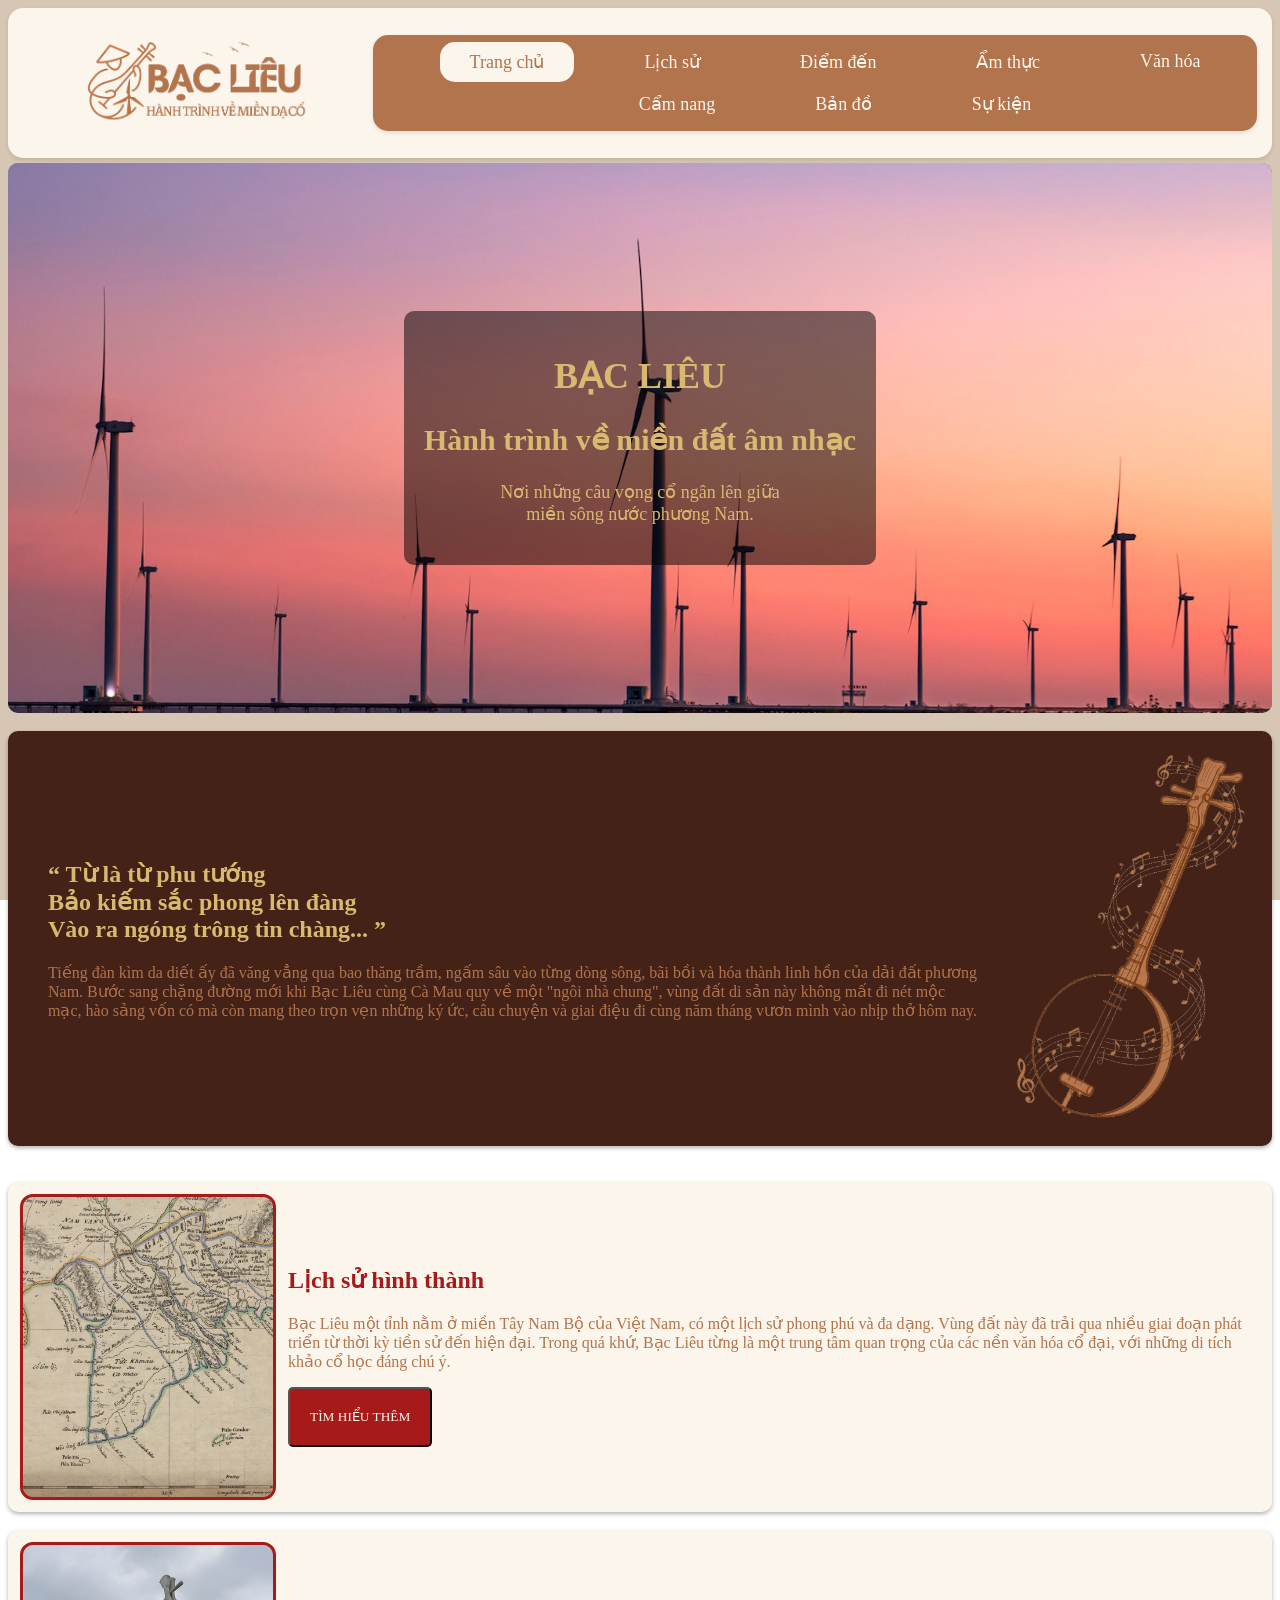
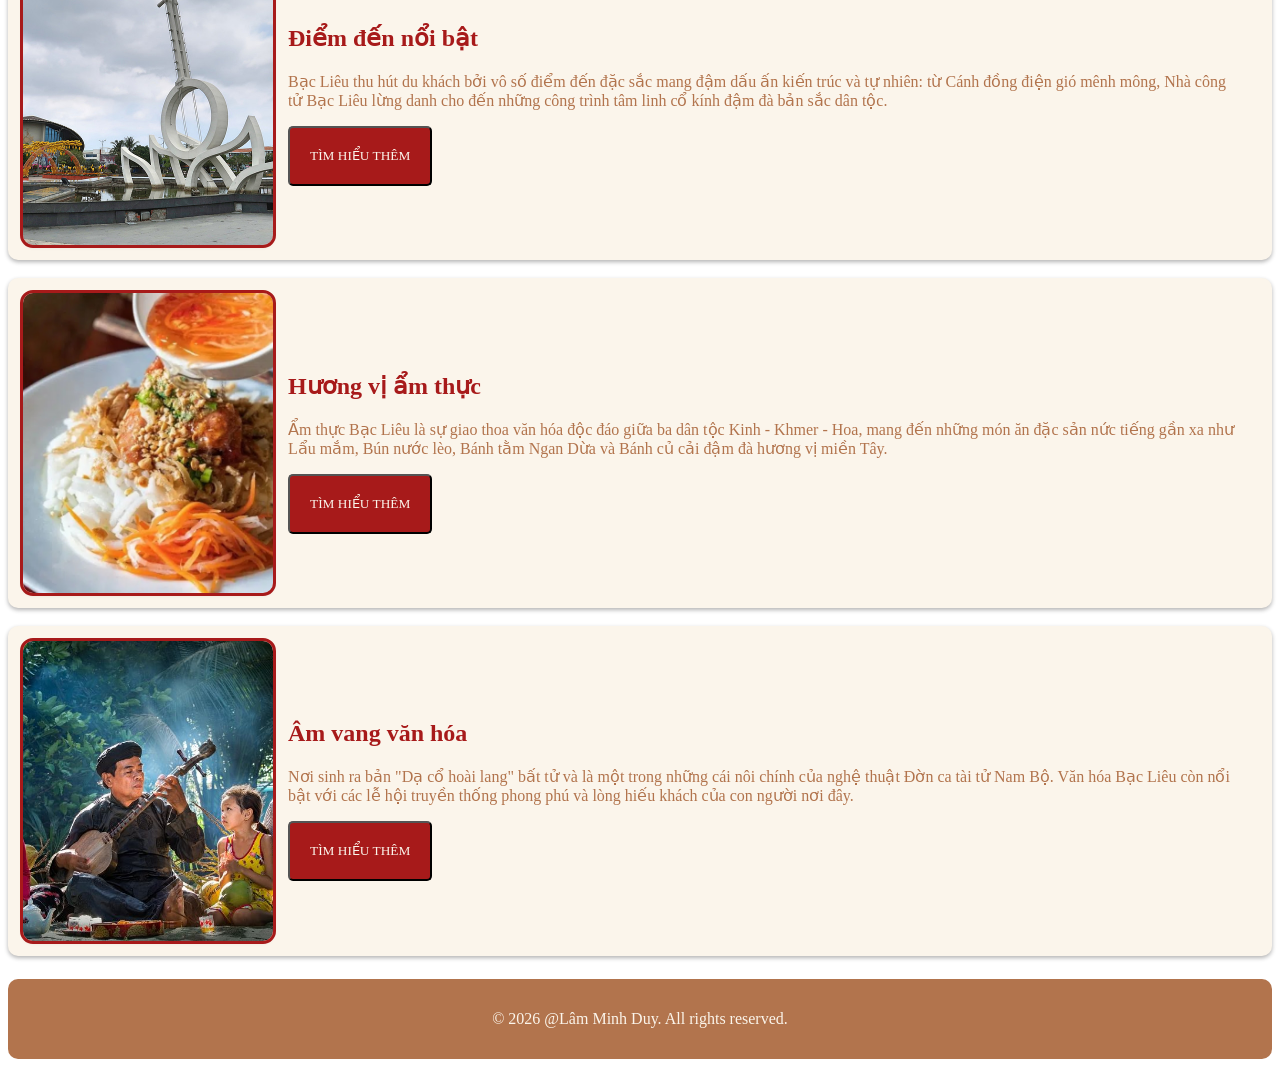
<file: index.html>
<!DOCTYPE html>
<html lang="vi">
<head>
    <meta charset="UTF-8">
    <meta name="viewport" content="width=device-width, initial-scale=1.0">
    <link rel="stylesheet" href="css/trangchu.css">
    <link rel="stylesheet" href="css/responsive_tong.css">

    <title>Du lịch Bạc Liêu - Trang chủ</title>
    <link rel="icon" type="image/x-icon" href="anh/logodai_nen_tran.png">
</head>
<body>
    <div class="nen_background"></div>

    <!-- Khu header -->
    <div class="khung_phiatren">
        <div class="khung_logo">
            <img src="anh/logodai_nen_tran.png" alt="Logo Du lịch Bạc Liêu" class="logo">
        </div>

        <div class="khung_menu">
            <ul>
                <li><a href="index.html" class="active">Trang chủ</a></li>
                <li><a href="lichsu.html">Lịch sử</a></li>
                <li><a href="diemden.html">Điểm đến</a></li>
                <li><a href="amthuc.html">Ẩm thực</a></li>
                <li><a href="vanhoa.html">Văn hóa</a></li>
                <li><a href="camnang.html">Cẩm nang</a></li>
                <li><a href="bando.html">Bản đồ</a></li>
                <li><a href="sukien.html">Sự kiện</a></li>
            </ul>
        </div>
    </div>
    <!-- End khu header -->

    <!-- Khu noi dung -->
    <div class="khung_noidung">
        <div class="khung_anh_main">
            <div class="trichdan_quangcao">
                <h1>BẠC LIÊU</h1>
                <h2>Hành trình về miền đất âm nhạc</h2>
                <p>Nơi những câu vọng cổ ngân lên giữa <br> miền sông nước phương Nam.</p>
            </div>
            <img src="anh/diengio_2.jpg" alt="Điện gió Bạc Liêu" class="anh_main">
        </div>

        <br>

        <div class="gt_bl">
            <div class="noidung_gt_bl">
                <h2>“ Từ là từ phu tướng <br>Bảo kiếm sắc phong lên đàng <br>Vào ra ngóng trông tin chàng... ”</h2>
                <p>Tiếng đàn kìm da diết ấy đã văng vẳng qua bao thăng trầm, ngấm sâu vào từng dòng sông, bãi bồi và hóa thành linh hồn của dải đất phương Nam. Bước sang chặng đường mới khi <span>Bạc Liêu cùng Cà Mau quy về một "ngôi nhà chung"</span>, vùng đất di sản này không mất đi nét mộc mạc, hào sảng vốn có mà còn mang theo trọn vẹn những ký ức, câu chuyện và giai điệu đi cùng năm tháng vươn mình vào nhịp thở hôm nay.</p>
            </div>
            <div class="dankim2">
                <img src="anh/dankim2.png" alt="Cây đàn kìm Bạc Liêu">
            </div>
        </div>

        <br><br>

        <!-- Box chuyen trang -->
        <div class="khung_noidung_lichsu">
            <div class="map_xua">
                <img src="anh/map_baclieu_xua.jpg" alt="Bản đồ Bạc Liêu thời xưa">
            </div>
            <div class="noidung_lichsu">
                <h2>Lịch sử hình thành</h2>
                <p>Bạc Liêu một tỉnh nằm ở miền Tây Nam Bộ của Việt Nam, có một lịch sử phong phú và đa dạng. Vùng đất này đã trải qua nhiều giai đoạn phát triển từ thời kỳ tiền sử đến hiện đại. Trong quá khứ, Bạc Liêu từng là một trung tâm quan trọng của các nền văn hóa cổ đại, với những di tích khảo cổ học đáng chú ý.</p>
                <a href="lichsu.html"><button>TÌM HIỂU THÊM</button></a>
            </div>
        </div>

        <br>

        <div class="khung_noidung_lichsu">
            <div class="map_xua">
                <img src="anh/tuongdai.jpg" alt="Tượng đài Bạc Liêu">
            </div>
            <div class="noidung_lichsu">
                <h2>Điểm đến nổi bật</h2>
                <p>Bạc Liêu thu hút du khách bởi vô số điểm đến đặc sắc mang đậm dấu ấn kiến trúc và tự nhiên: từ Cánh đồng điện gió mênh mông, Nhà công tử Bạc Liêu lừng danh cho đến những công trình tâm linh cổ kính đậm đà bản sắc dân tộc.</p>
                <a href="diemden.html"><button>TÌM HIỂU THÊM</button></a>
            </div>
        </div>

        <br>

        <div class="khung_noidung_lichsu">
            <div class="map_xua">
                <img src="anh/banhtam.jpeg" alt="Ẩm thực Bạc Liêu">
            </div>
            <div class="noidung_lichsu">
                <h2>Hương vị ẩm thực</h2>
                <p>Ẩm thực Bạc Liêu là sự giao thoa văn hóa độc đáo giữa ba dân tộc Kinh - Khmer - Hoa, mang đến những món ăn đặc sản nức tiếng gần xa như Lẩu mắm, Bún nước lèo, Bánh tằm Ngan Dừa và Bánh củ cải đậm đà hương vị miền Tây.</p>
                <a href="amthuc.html"><button>TÌM HIỂU THÊM</button></a>
            </div>
        </div>

        <br>

        <div class="khung_noidung_lichsu">
            <div class="map_xua">
                <img src="anh/anh2.jpg" alt="Văn hóa Bạc Liêu">
            </div>
            <div class="noidung_lichsu">
                <h2>Âm vang văn hóa</h2>
                <p>Nơi sinh ra bản "Dạ cổ hoài lang" bất tử và là một trong những cái nôi chính của nghệ thuật Đờn ca tài tử Nam Bộ. Văn hóa Bạc Liêu còn nổi bật với các lễ hội truyền thống phong phú và lòng hiếu khách của con người nơi đây.</p>
                <a href="vanhoa.html"><button>TÌM HIỂU THÊM</button></a>
            </div>
        </div>
        <!-- End box chuyen trang -->

        <br>
    </div>
    <!-- End khu noi dung -->

    <!-- Khu footer -->
    <div class="khung_footer">
        <p>&copy; 2026 @Lâm Minh Duy. All rights reserved.</p>
    </div>
    <!-- End khu footer -->
</body>
</html>
</file>
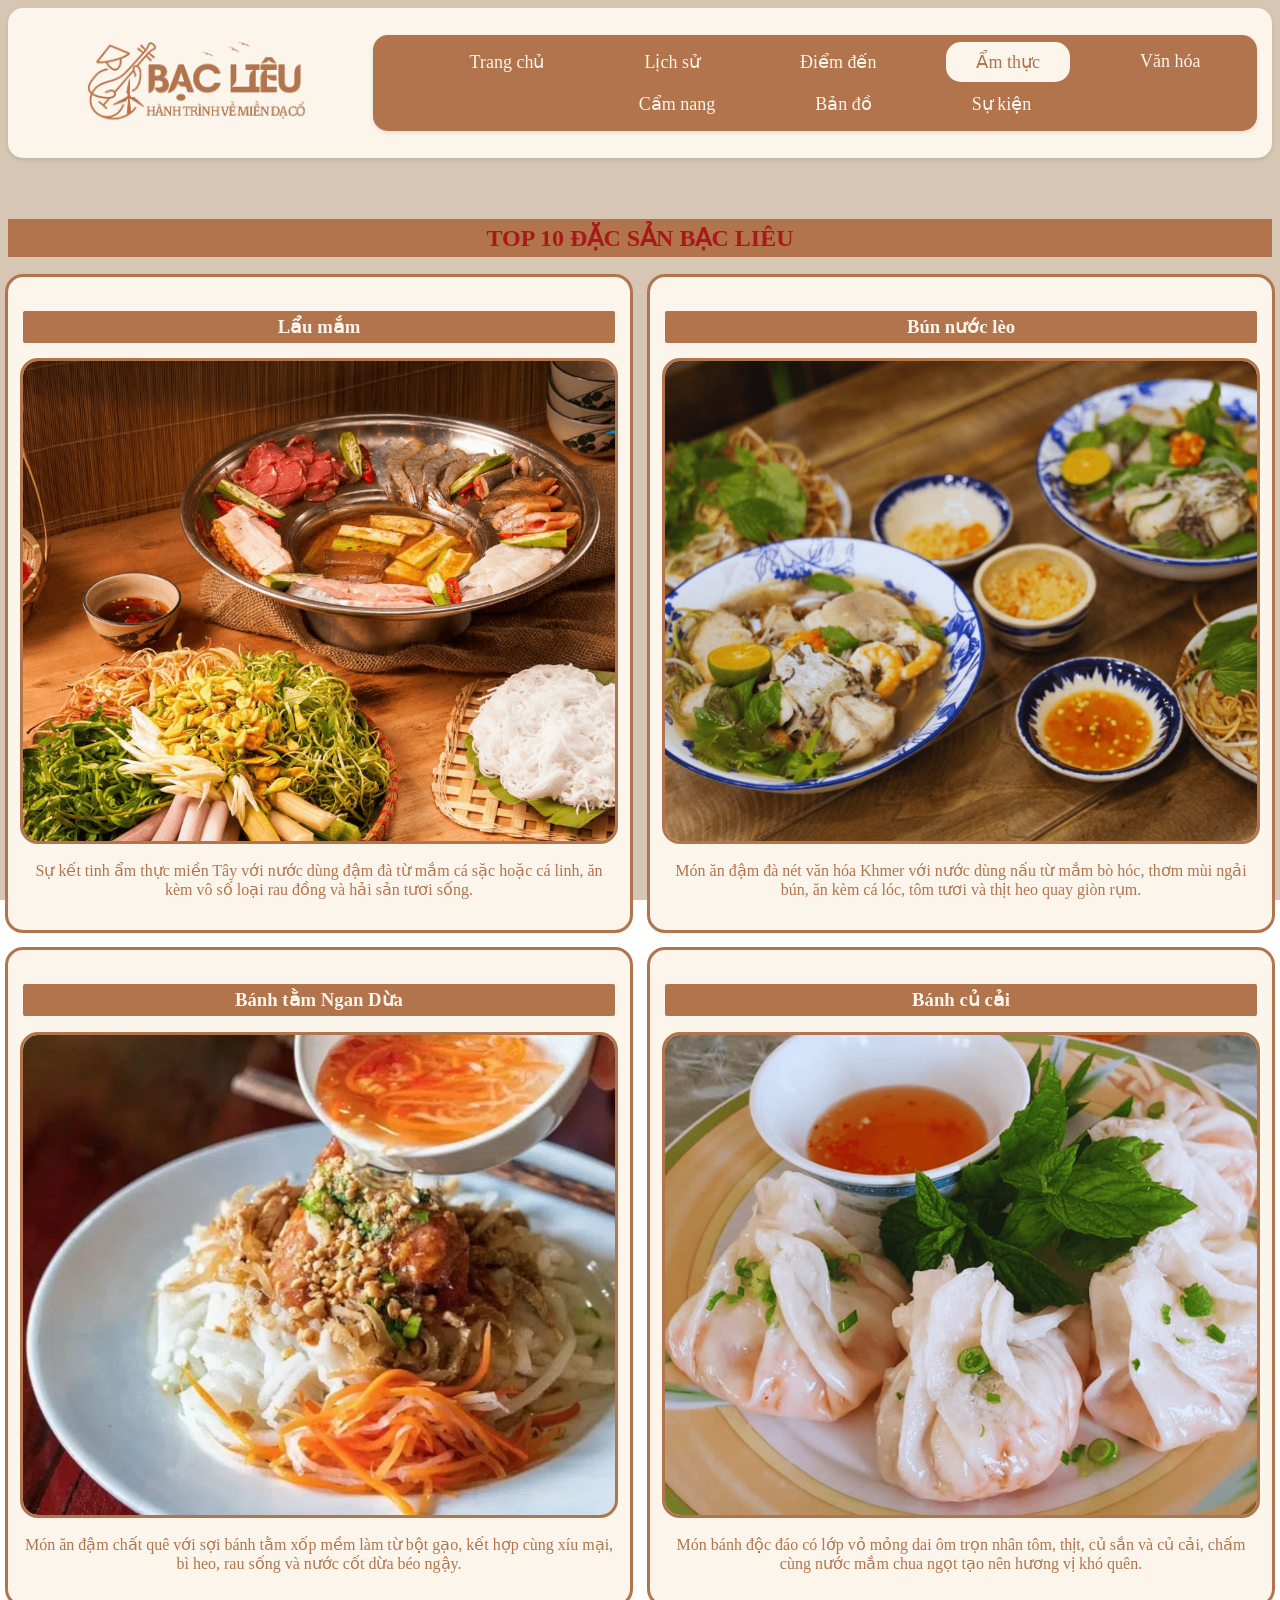
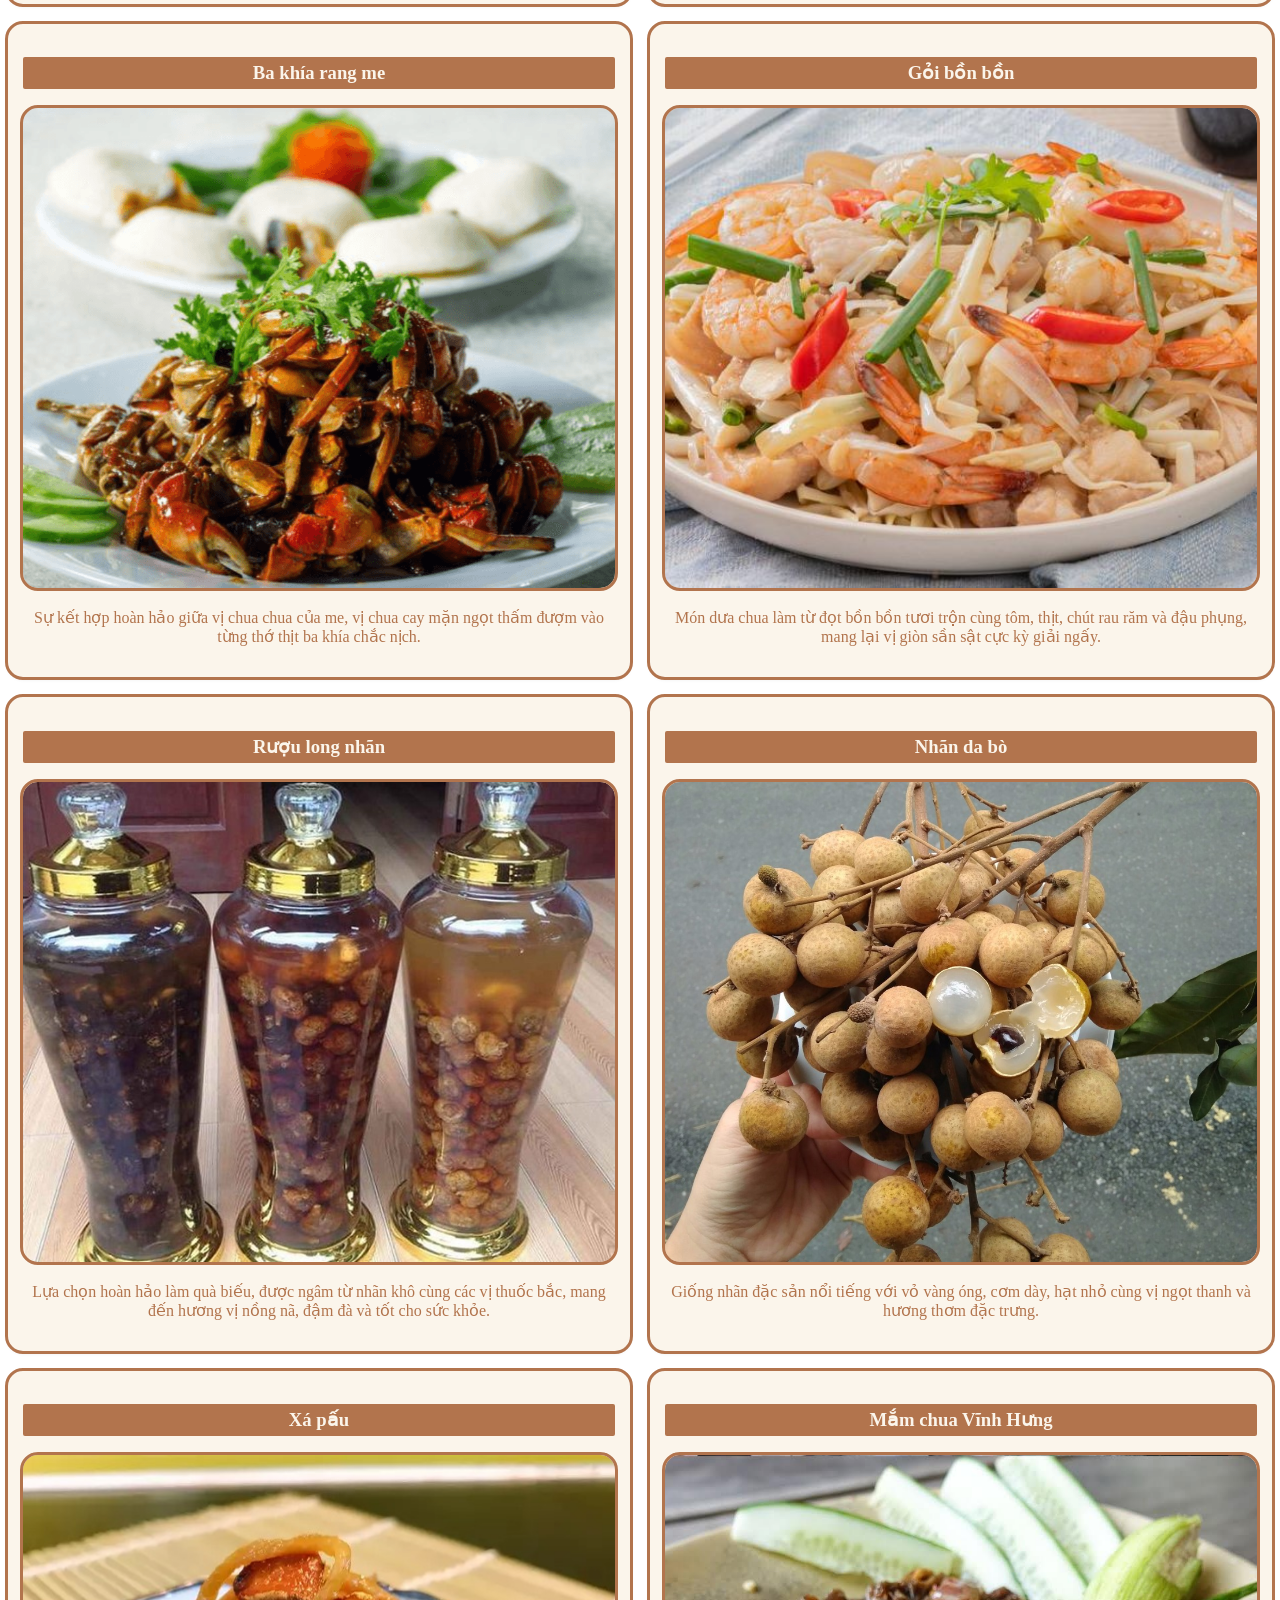
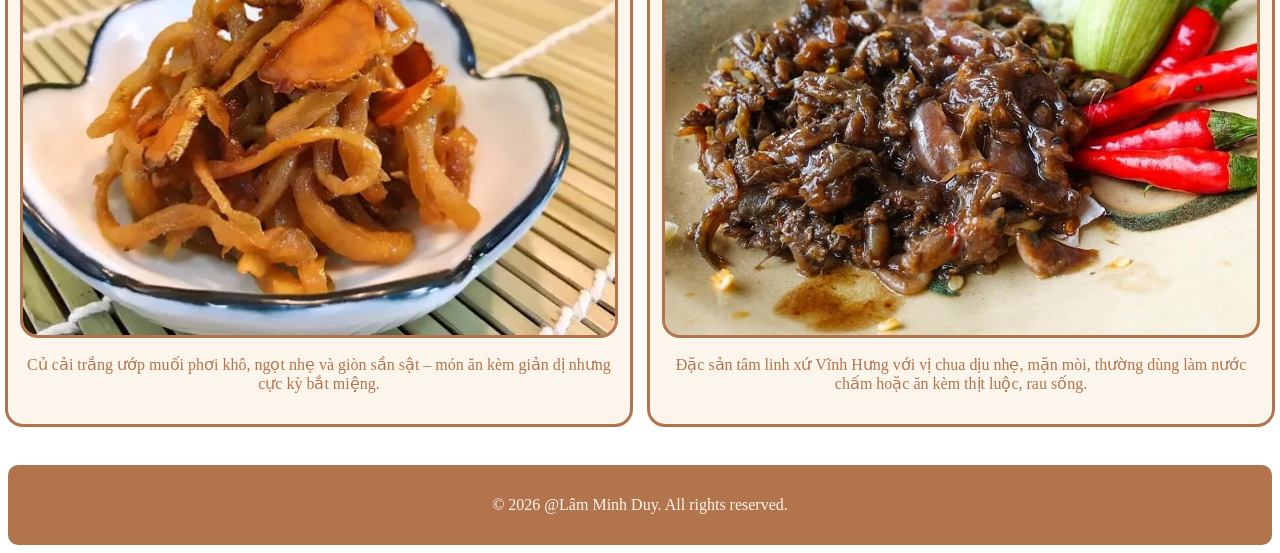
<file: amthuc.html>
<!DOCTYPE html>
<html lang="vi">
<head>
    <meta charset="UTF-8">
    <meta name="viewport" content="width=device-width, initial-scale=1.0">
    <link rel="stylesheet" href="css/amthuc.css">
    <link rel="stylesheet" href="css/responsive_tong.css">

    <title>Du lịch Bạc Liêu - Ẩm thực</title>
    <link rel="icon" type="image/x-icon" href="anh/logodai_nen_tran.png">
</head>
<body>
    <div class="nen_background"></div>

    <!-- Khu header -->
    <div class="khung_phiatren">
        <div class="khung_logo">
            <img src="anh/logodai_nen_tran.png" alt="Logo" class="logo">
        </div>

        <div class="khung_menu">
            <ul>
                <li><a href="index.html">Trang chủ</a></li>
                <li><a href="lichsu.html">Lịch sử</a></li>
                <li><a href="diemden.html">Điểm đến</a></li>
                <li><a href="amthuc.html" class="active">Ẩm thực</a></li>
                <li><a href="vanhoa.html">Văn hóa</a></li>
                <li><a href="camnang.html">Cẩm nang</a></li>
                <li><a href="bando.html">Bản đồ</a></li>
                <li><a href="sukien.html">Sự kiện</a></li>


                
            </ul>
        </div>
    </div>
    <!-- End khu header -->

    <!-- Khu noi dung -->
    <div class="khung_noidung">
        <br><br>
        <h2 class="tieude_2">TOP 10 ĐẶC SẢN BẠC LIÊU</h2>

        <!-- Grid diadiem -->
        <div class="gt_bl">
            <div class="tag_diadiem">
                <h3>Lẩu mắm</h3>
                <img src="anh/laumam.png" alt="Lẩu mắm Bạc Liêu">
                <p>Sự kết tinh ẩm thực miền Tây với nước dùng đậm đà từ mắm cá sặc hoặc cá linh, ăn kèm vô số loại rau đồng và hải sản tươi sống.</p>
            </div>

            <div class="tag_diadiem">
                <h3>Bún nước lèo</h3>
                <img src="anh/bunnuocleo.png" alt="Bún nước lèo Bạc Liêu">
                <p>Món ăn đậm đà nét văn hóa Khmer với nước dùng nấu từ mắm bò hóc, thơm mùi ngải bún, ăn kèm cá lóc, tôm tươi và thịt heo quay giòn rụm.</p>
            </div>

            <div class="tag_diadiem">
                <h3>Bánh tằm Ngan Dừa</h3>
                <img src="anh/banhtam.jpeg" alt="Bánh tằm Ngan Dừa">
                <p>Món ăn đậm chất quê với sợi bánh tằm xốp mềm làm từ bột gạo, kết hợp cùng xíu mại, bì heo, rau sống và nước cốt dừa béo ngậy.</p>
            </div>

            <div class="tag_diadiem">
                <h3>Bánh củ cải</h3>
                <img src="anh/banhcucai.jpeg" alt="Bánh củ cải Bạc Liêu">
                <p>Món bánh độc đáo có lớp vỏ mỏng dai ôm trọn nhân tôm, thịt, củ sắn và củ cải, chấm cùng nước mắm chua ngọt tạo nên hương vị khó quên.</p>
            </div>

            <div class="tag_diadiem">
                <h3>Ba khía rang me</h3>
                <img src="anh/bakhia.png" alt="Ba khía rang me">
                <p>Sự kết hợp hoàn hảo giữa vị chua chua của me, vị chua cay mặn ngọt thấm đượm vào từng thớ thịt ba khía chắc nịch.</p>
            </div>

            <div class="tag_diadiem">
                <h3>Gỏi bồn bồn</h3>
                <img src="anh/goibonbon.jpg" alt="Gỏi bồn bồn">
                <p>Món dưa chua làm từ đọt bồn bồn tươi trộn cùng tôm, thịt, chút rau răm và đậu phụng, mang lại vị giòn sần sật cực kỳ giải ngấy.</p>
            </div>

            <div class="tag_diadiem">
                <h3>Rượu long nhãn</h3>
                <img src="anh/ruou_longnhan.jpg" alt="Rượu long nhãn">
                <p>Lựa chọn hoàn hảo làm quà biếu, được ngâm từ nhãn khô cùng các vị thuốc bắc, mang đến hương vị nồng nã, đậm đà và tốt cho sức khỏe.</p>
            </div>

            <div class="tag_diadiem">
                <h3>Nhãn da bò</h3>
                <img src="anh/nhan_dabo.jpg" alt="Nhãn da bò">
                <p>Giống nhãn đặc sản nổi tiếng với vỏ vàng óng, cơm dày, hạt nhỏ cùng vị ngọt thanh và hương thơm đặc trưng.</p>
            </div>

            <div class="tag_diadiem">
                <h3>Xá pấu</h3>
                <img src="anh/xapau.jpg" alt="Xá pấu Bạc Liêu">
                <p>Củ cải trắng ướp muối phơi khô, ngọt nhẹ và giòn sần sật – món ăn kèm giản dị nhưng cực kỳ bắt miệng.</p>
            </div>

            <div class="tag_diadiem">
                <h3>Mắm chua Vĩnh Hưng</h3>
                <img src="anh/mamchua_vinhhung.jpg" alt="Mắm chua Vĩnh Hưng">
                <p>Đặc sản tâm linh xứ Vĩnh Hưng với vị chua dịu nhẹ, mặn mòi, thường dùng làm nước chấm hoặc ăn kèm thịt luộc, rau sống.</p>
            </div>
        </div>
        <!-- End grid diadiem -->
        <br><br>
    </div>
    <!-- End khu noi dung -->

    <!-- Khu footer -->
    <div class="khung_footer">
        <p>&copy; 2026 @Lâm Minh Duy. All rights reserved.</p>
    </div>
    <!-- End khu footer -->
</body>
</html>
</file>
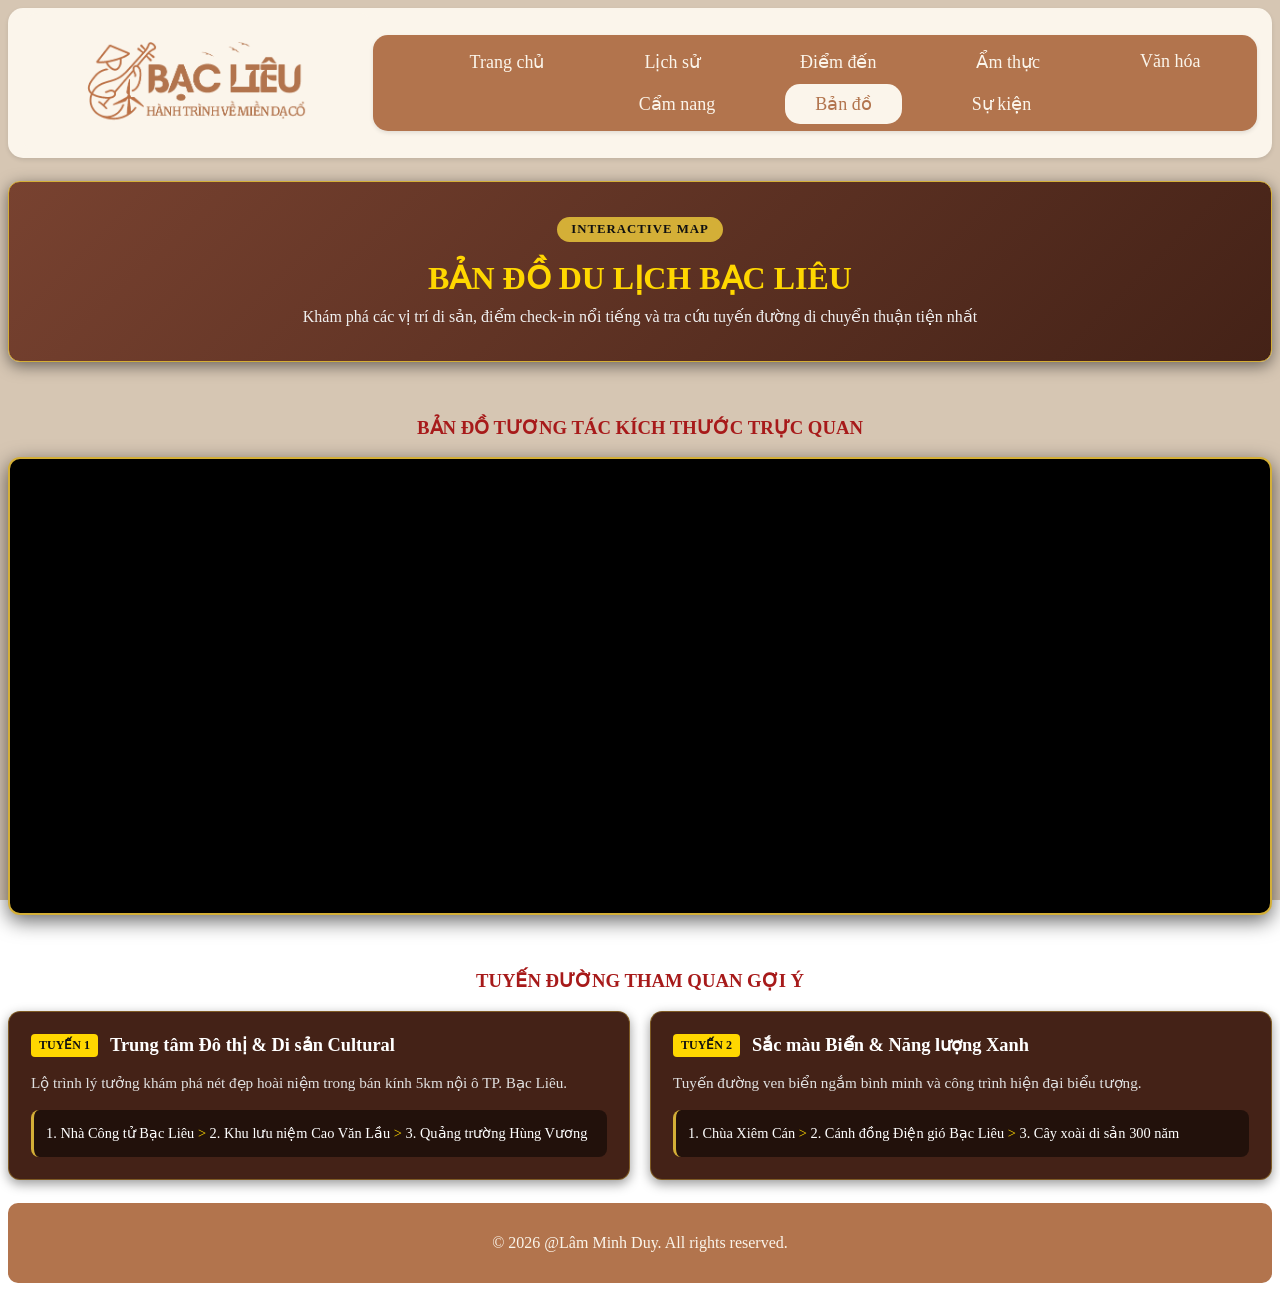
<file: bando.html>
<!DOCTYPE html>
<html lang="vi">
<head>
    <meta charset="UTF-8">
    <meta name="viewport" content="width=device-width, initial-scale=1.0">
    <link rel="stylesheet" href="css/bando.css">
    <link rel="stylesheet" href="css/responsive_tong.css">
    <title>Du lịch Bạc Liêu - Bản đồ</title>
    <link rel="icon" type="image/x-icon" href="anh/logodai_nen_tran.png">
</head>
<body>
    <div class="nen_background"></div>

    <!-- Khu header -->
    <div class="khung_phiatren">
        <div class="khung_logo">
            <img src="anh/logodai_nen_tran.png" alt="Logo Du lịch Bạc Liêu" class="logo">
        </div>

        <div class="khung_menu">
            <ul>
                <li><a href="index.html">Trang chủ</a></li>
                <li><a href="lichsu.html">Lịch sử</a></li>
                <li><a href="diemden.html">Điểm đến</a></li>
                <li><a href="amthuc.html">Ẩm thực</a></li>
                <li><a href="vanhoa.html">Văn hóa</a></li>
                <li><a href="camnang.html">Cẩm nang</a></li>
                <li><a href="bando.html" class="active">Bản đồ</a></li>
                <li><a href="sukien.html">Sự kiện</a></li>
            </ul>
        </div>
    </div>
    <!-- End khu header -->

    <!-- Khu noi dung -->
    <div class="khung_noidung">
        <br>

        <!-- Banner Hero -->
        <div class="bando_hero">
            <span class="hero_badge">INTERACTIVE MAP</span>
            <h1>BẢN ĐỒ DU LỊCH BẠC LIÊU</h1>
            <p>Khám phá các vị trí di sản, điểm check-in nổi tiếng và tra cứu tuyến đường di chuyển thuận tiện nhất</p>
        </div>

        <br><br>

        <!-- Khối Bản đồ nhúng -->
        <h3 class="lichsu_tieubieu">BẢN ĐỒ TƯƠNG TÁC KÍCH THƯỚC TRỰC QUAN</h3>
        <div class="map_wrapper">
            <iframe 
                src="https://www.google.com/maps/embed?pb=!1m18!1m12!1m3!1d252030.8262272465!2d105.6174783!3d9.2941324!2m3!1f0!2f0!3f0!3m2!1i1024!2i768!4f13.1!3m3!1m2!1s0x31a10be0a5dbfb6d%3A0x1d46dd70b28ec65d!2zQuG6oWMgTGnDqnUsIFZp4buHdCBOYW0!5e0!3m2!1svi!2s!4v1710000000000!5m2!1svi!2s" 
                width="100%" 
                height="450" 
                style="border:0;" 
                allowfullscreen="" 
                loading="lazy" 
                referrerpolicy="no-referrer-when-downgrade">
            </iframe>
        </div>

        <br><br>

        <!-- Gợi ý tuyến đường -->
        <h3 class="lichsu_tieubieu">TUYẾN ĐƯỜNG THAM QUAN GỢI Ý</h3>

        <div class="route_grid">
            <div class="route_card">
                <div class="route_header">
                    <span class="route_num">TUYẾN 1</span>
                    <h3>Trung tâm Đô thị & Di sản Cultural</h3>
                </div>
                <p class="route_desc">Lộ trình lý tưởng khám phá nét đẹp hoài niệm trong bán kính 5km nội ô TP. Bạc Liêu.</p>
                <div class="route_steps">
                    <span>1. Nhà Công tử Bạc Liêu</span> >
                    <span>2. Khu lưu niệm Cao Văn Lầu</span> > 
                    <span>3. Quảng trường Hùng Vương</span>
                </div>
            </div>

            <div class="route_card">
                <div class="route_header">
                    <span class="route_num">TUYẾN 2</span>
                    <h3>Sắc màu Biển & Năng lượng Xanh</h3>
                </div>
                <p class="route_desc">Tuyến đường ven biển ngắm bình minh và công trình hiện đại biểu tượng.</p>
                <div class="route_steps">
                    <span>1. Chùa Xiêm Cán</span> > 
                    <span>2. Cánh đồng Điện gió Bạc Liêu</span> >
                    <span>3. Cây xoài di sản 300 năm</span>
                </div>
            </div>
        </div>

        <br>
    </div>

    <!-- Khu footer -->
    <div class="khung_footer">
        <p>&copy; 2026 @Lâm Minh Duy. All rights reserved.</p>
    </div>
</body>
</html>
</file>
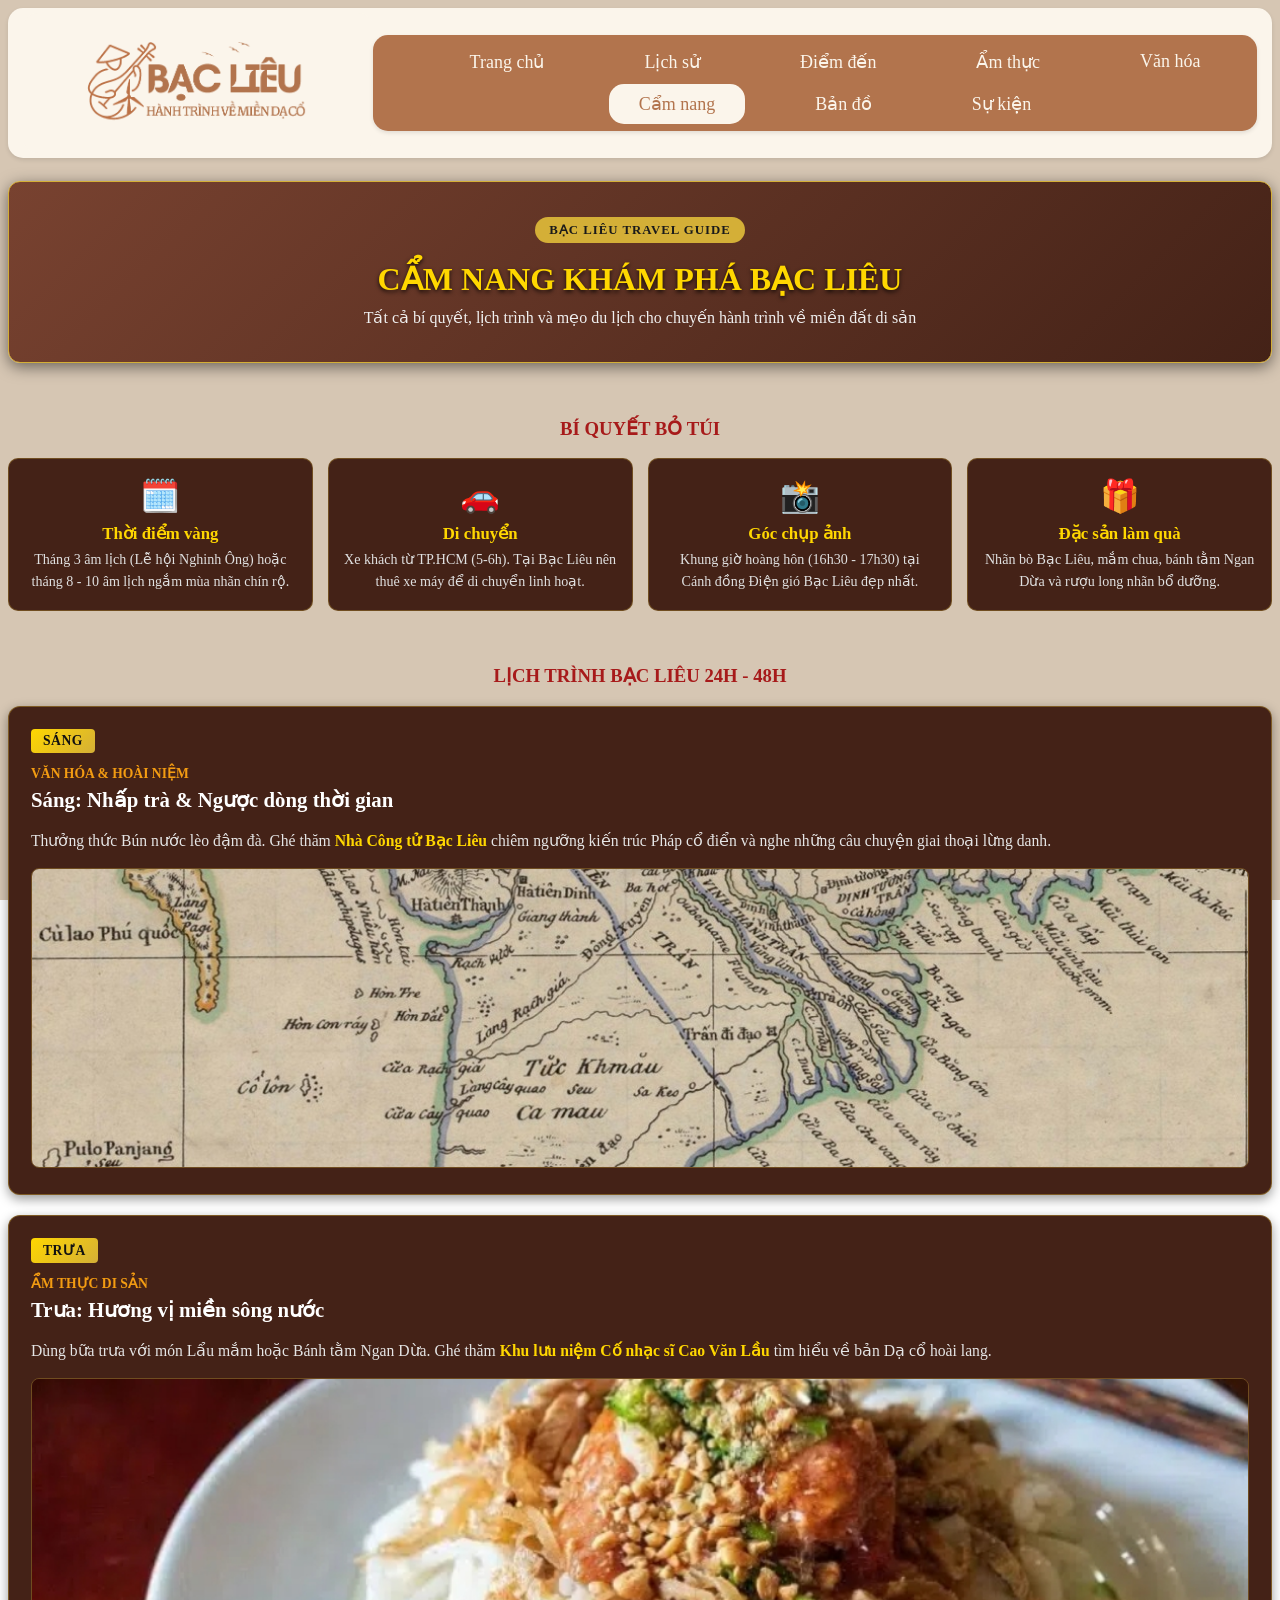
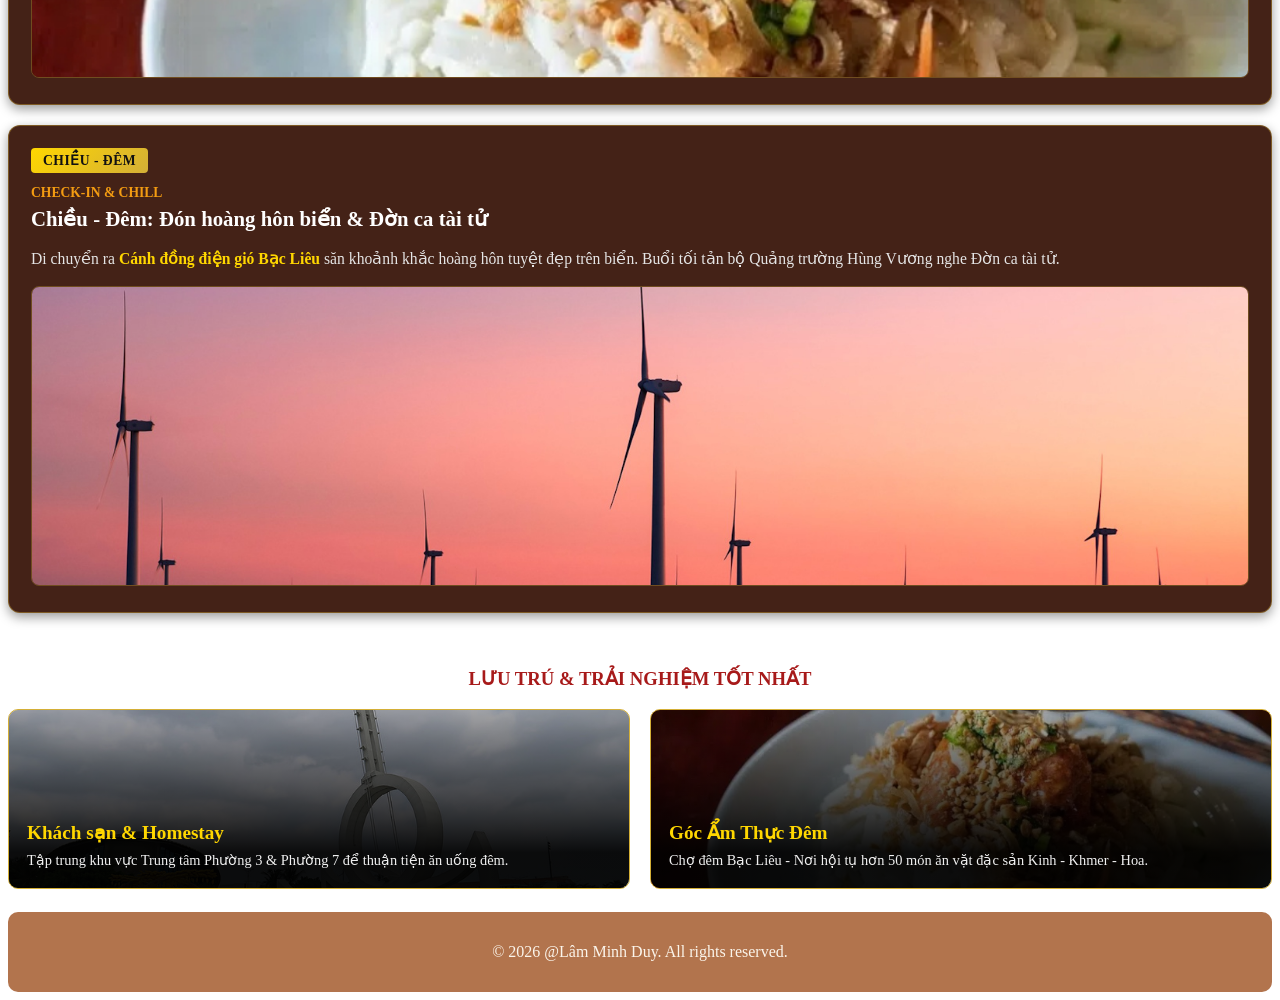
<file: camnang.html>
<!DOCTYPE html>
<html lang="vi">
<head>
    <meta charset="UTF-8">
    <meta name="viewport" content="width=device-width, initial-scale=1.0">
    <link rel="stylesheet" href="css/camnang.css">
    <link rel="stylesheet" href="css/responsive_tong.css">

    <title>Du lịch Bạc Liêu - Cẩm nang</title>
    <link rel="icon" type="image/x-icon" href="anh/logodai_nen_tran.png">
</head>
<body>
    <div class="nen_background"></div>

    <!-- Khu header -->
    <div class="khung_phiatren">
        <div class="khung_logo">
            <img src="anh/logodai_nen_tran.png" alt="Logo Du lịch Bạc Liêu" class="logo">
        </div>

        <div class="khung_menu">
            <ul>
                <li><a href="index.html">Trang chủ</a></li>
                <li><a href="lichsu.html">Lịch sử</a></li>
                <li><a href="diemden.html">Điểm đến</a></li>
                <li><a href="amthuc.html">Ẩm thực</a></li>
                <li><a href="vanhoa.html">Văn hóa</a></li>
                <li><a href="camnang.html" class="active">Cẩm nang</a></li>
                <li><a href="bando.html">Bản đồ</a></li>
                <li><a href="sukien.html">Sự kiện</a></li>
            </ul>
        </div>
    </div>
    <!-- End khu header -->

    <!-- Khu noi dung -->
    <div class="khung_noidung">
        <br>

        <!-- Banner Hero -->
        <div class="camnang_hero">
            <span class="hero_badge">BẠC LIÊU TRAVEL GUIDE</span>
            <h1>CẨM NANG KHÁM PHÁ BẠC LIÊU</h1>
            <p>Tất cả bí quyết, lịch trình và mẹo du lịch cho chuyến hành trình về miền đất di sản</p>
        </div>

        <br><br>

        <!-- Bí quyết bỏ túi -->
        <h3 class="lichsu_tieubieu">BÍ QUYẾT BỎ TÚI</h3>

        <div class="grid_tips">
            <div class="tip_card">
                <div class="tip_icon">🗓️</div>
                <h3>Thời điểm vàng</h3>
                <p>Tháng 3 âm lịch (Lễ hội Nghinh Ông) hoặc tháng 8 - 10 âm lịch ngắm mùa nhãn chín rộ.</p>
            </div>
            <div class="tip_card">
                <div class="tip_icon">🚗</div>
                <h3>Di chuyển</h3>
                <p>Xe khách từ TP.HCM (5-6h). Tại Bạc Liêu nên thuê xe máy để di chuyển linh hoạt.</p>
            </div>
            <div class="tip_card">
                <div class="tip_icon">📸</div>
                <h3>Góc chụp ảnh</h3>
                <p>Khung giờ hoàng hôn (16h30 - 17h30) tại Cánh đồng Điện gió Bạc Liêu đẹp nhất.</p>
            </div>
            <div class="tip_card">
                <div class="tip_icon">🎁</div>
                <h3>Đặc sản làm quà</h3>
                <p>Nhãn bò Bạc Liêu, mắm chua, bánh tằm Ngan Dừa và rượu long nhãn bổ dưỡng.</p>
            </div>
        </div>

        <br><br>

        <!-- Lịch trình -->
        <h3 class="lichsu_tieubieu">LỊCH TRÌNH BẠC LIÊU 24H - 48H</h3>

        <div class="timeline_container">
            <!-- Timeline 1 -->
            <div class="timeline_item">
                <div class="timeline_time">SÁNG</div>
                <div class="timeline_content">
                    <span class="tag">Văn hóa & Hoài niệm</span>
                    <h3>Sáng: Nhấp trà & Ngược dòng thời gian</h3>
                    <p>Thưởng thức Bún nước lèo đậm đà. Ghé thăm <b>Nhà Công tử Bạc Liêu</b> chiêm ngưỡng kiến trúc Pháp cổ điển và nghe những câu chuyện giai thoại lừng danh.</p>
                    <img src="anh/map_baclieu_xua.jpg" alt="Bản đồ Bạc Liêu">
                </div>
            </div>

            <!-- Timeline 2 -->
            <div class="timeline_item">
                <div class="timeline_time">TRƯA</div>
                <div class="timeline_content">
                    <span class="tag">Ẩm thực di sản</span>
                    <h3>Trưa: Hương vị miền sông nước</h3>
                    <p>Dùng bữa trưa với món Lẩu mắm hoặc Bánh tằm Ngan Dừa. Ghé thăm <b>Khu lưu niệm Cố nhạc sĩ Cao Văn Lầu</b> tìm hiểu về bản Dạ cổ hoài lang.</p>
                    <img src="anh/banhtam.jpeg" alt="Bánh tằm Bạc Liêu">
                </div>
            </div>

            <!-- Timeline 3 -->
            <div class="timeline_item">
                <div class="timeline_time">CHIỀU - ĐÊM</div>
                <div class="timeline_content">
                    <span class="tag">Check-in & Chill</span>
                    <h3>Chiều - Đêm: Đón hoàng hôn biển & Đờn ca tài tử</h3>
                    <p>Di chuyển ra <b>Cánh đồng điện gió Bạc Liêu</b> săn khoảnh khắc hoàng hôn tuyệt đẹp trên biển. Buổi tối tản bộ Quảng trường Hùng Vương nghe Đờn ca tài tử.</p>
                    <img src="anh/diengio_2.jpg" alt="Điện gió Bạc Liêu">
                </div>
            </div>
        </div>

        <br><br>

        <!-- Lưu trú & Trải nghiệm -->
        <h3 class="lichsu_tieubieu">LƯU TRÚ & TRẢI NGHIỆM TỐT NHẤT</h3>

        <div class="interactive_boxes">
            <div class="info_box box_hotel">
                <div class="box_overlay">
                    <h3>Khách sạn & Homestay</h3>
                    <p>Tập trung khu vực Trung tâm Phường 3 & Phường 7 để thuận tiện ăn uống đêm.</p>
                </div>
            </div>
            <div class="info_box box_food">
                <div class="box_overlay">
                    <h3>Góc Ẩm Thực Đêm</h3>
                    <p>Chợ đêm Bạc Liêu - Nơi hội tụ hơn 50 món ăn vặt đặc sản Kinh - Khmer - Hoa.</p>
                </div>
            </div>
        </div>

        <br>
    </div>
    <!-- End khu noi dung -->

    <!-- Khu footer -->
    <div class="khung_footer">
        <p>&copy; 2026 @Lâm Minh Duy. All rights reserved.</p>
    </div>
    <!-- End khu footer -->
</body>
</html>
</file>
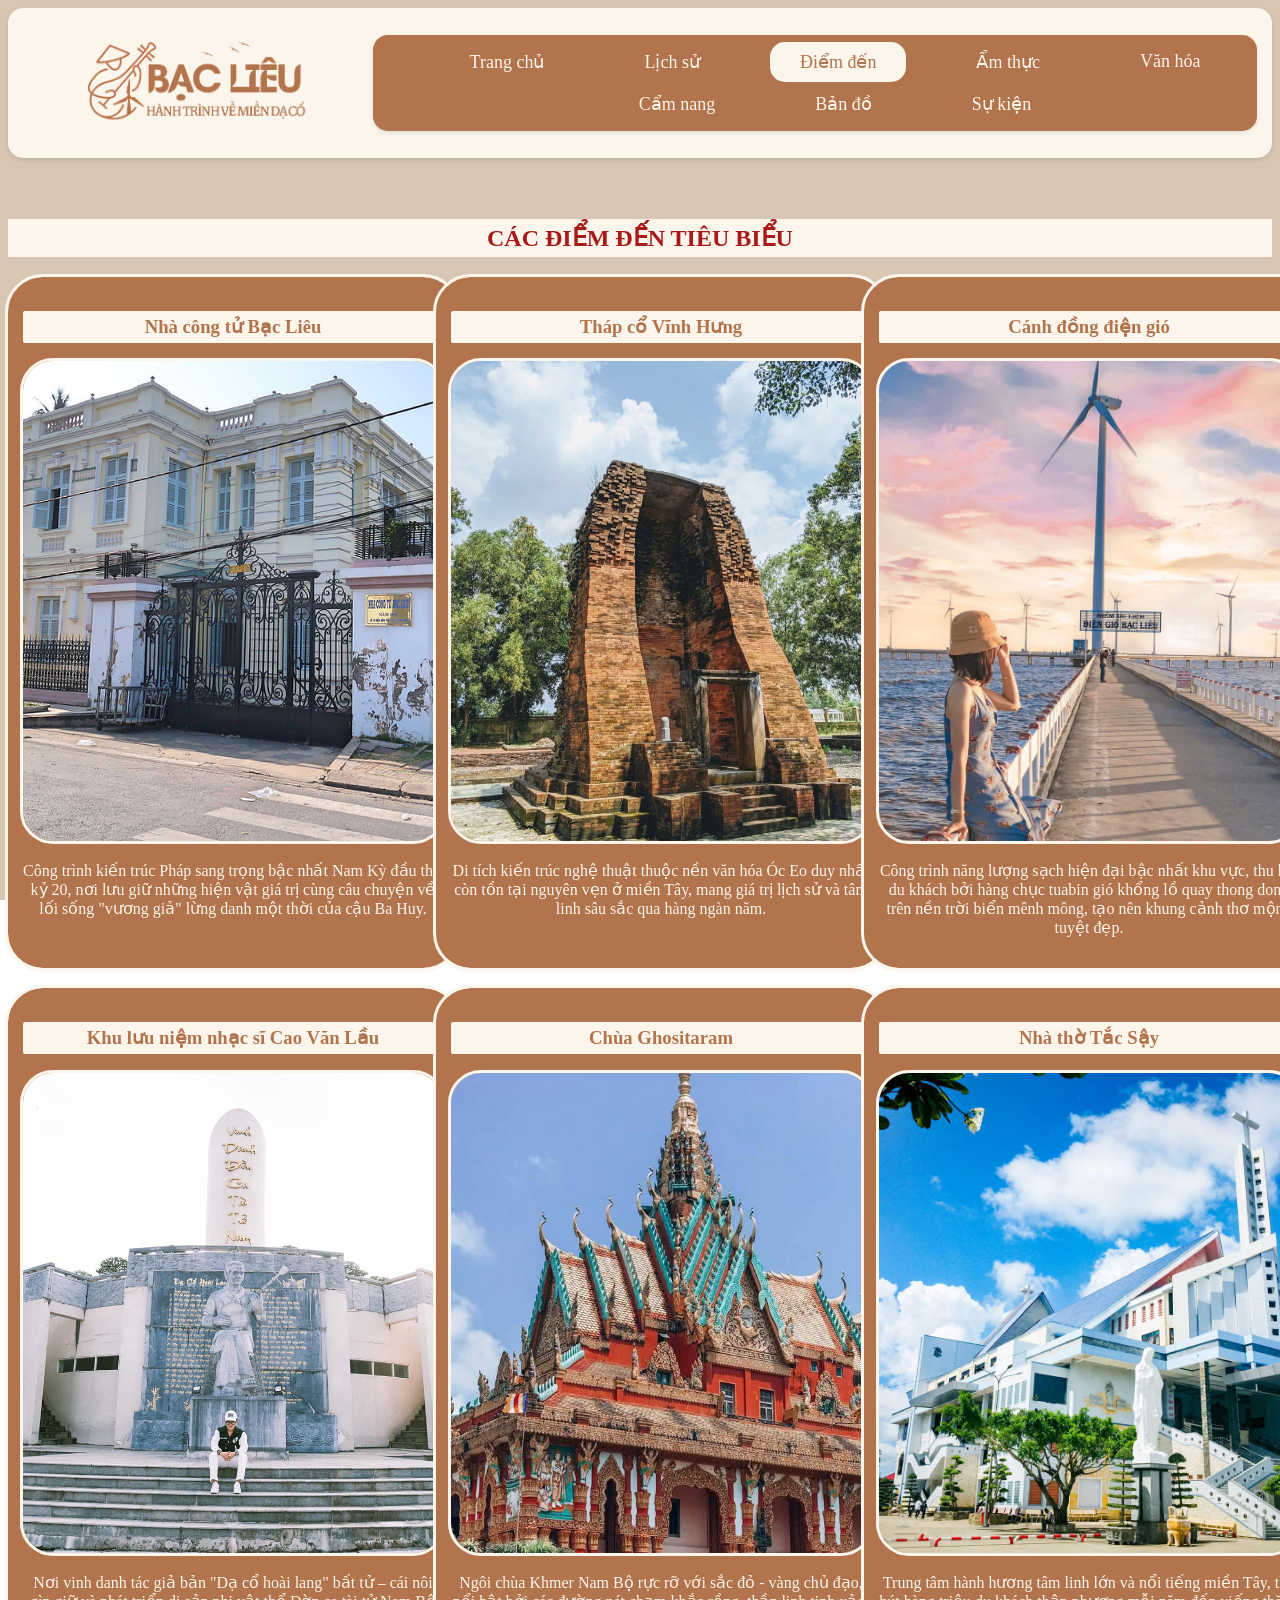
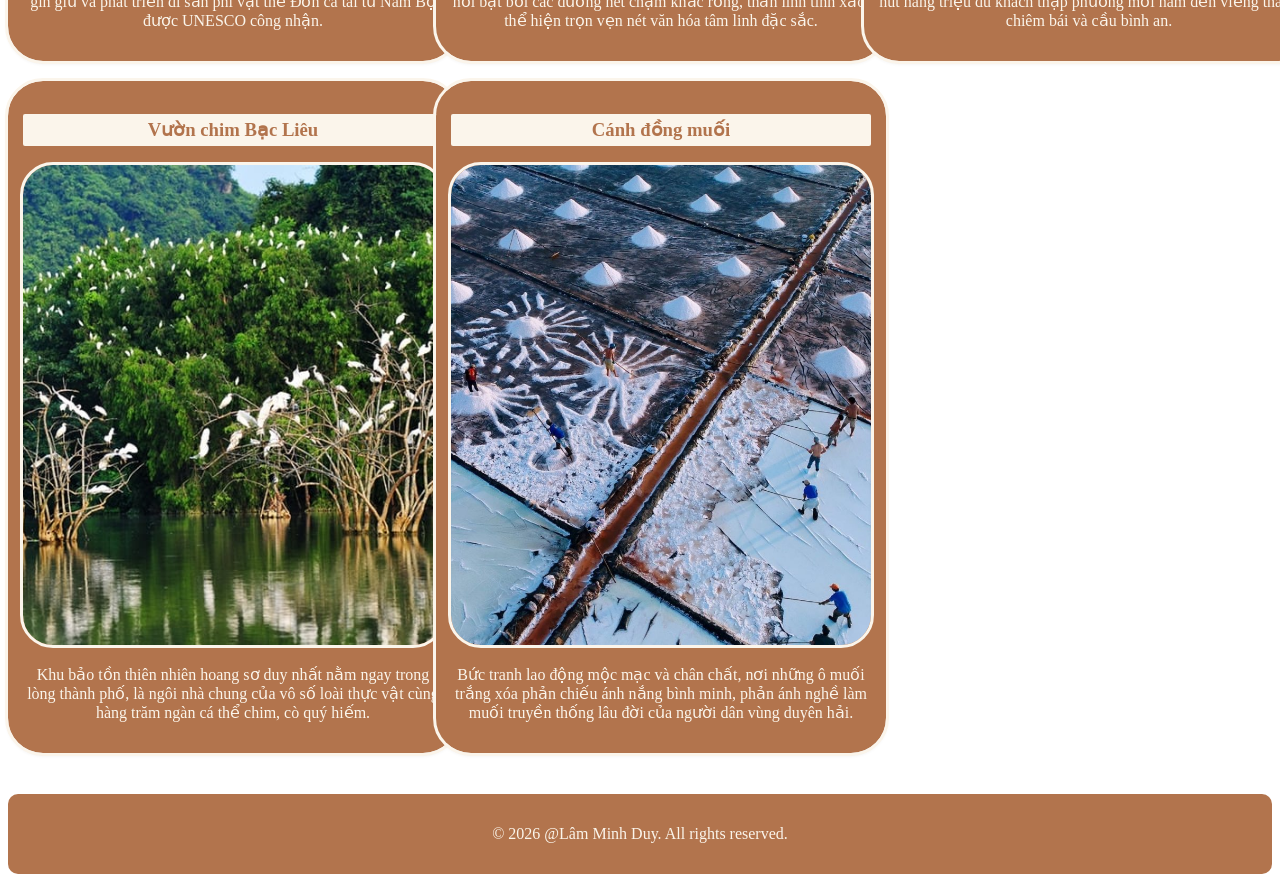
<file: diemden.html>
<!DOCTYPE html>
<html lang="vi">
<head>
    <meta charset="UTF-8">
    <meta name="viewport" content="width=device-width, initial-scale=1.0">
    <link rel="stylesheet" href="css/diemden.css">
    <link rel="stylesheet" href="css/responsive_tong.css">

    <title>Du lịch Bạc Liêu - Điểm đến</title>
    <link rel="icon" type="image/x-icon" href="anh/logodai_nen_tran.png">
</head>
<body>
    <div class="nen_background"></div>

    <!-- Khu header -->
    <div class="khung_phiatren">
        <div class="khung_logo">
            <img src="anh/logodai_nen_tran.png" alt="Logo" class="logo">
        </div>

        <div class="khung_menu">
            <ul>
                <li><a href="index.html">Trang chủ</a></li>
                <li><a href="lichsu.html">Lịch sử</a></li>
                <li><a href="diemden.html" class="active">Điểm đến</a></li>
                <li><a href="amthuc.html">Ẩm thực</a></li>
                <li><a href="vanhoa.html">Văn hóa</a></li>
                <li><a href="camnang.html">Cẩm nang</a></li>
                <li><a href="bando.html">Bản đồ</a></li>
                <li><a href="sukien.html">Sự kiện</a></li>
            </ul>
        </div>
    </div>
    <!-- End khu header -->

    <!-- Khu noi dung -->
    <div class="khung_noidung">
        <br><br>
        <h2 class="tieude_2">CÁC ĐIỂM ĐẾN TIÊU BIỂU</h2>

        <!-- Grid diadiem -->
        <div class="gt_bl">
            <div class="tag_diadiem">
                <h3>Nhà công tử Bạc Liêu</h3>
                <img src="anh/nha_ctbl.jpg" alt="Nhà công tử Bạc Liêu">
                <p>Công trình kiến trúc Pháp sang trọng bậc nhất Nam Kỳ đầu thế kỷ 20, nơi lưu giữ những hiện vật giá trị cùng câu chuyện về lối sống "vương giả" lừng danh một thời của cậu Ba Huy.</p>
            </div>

            <div class="tag_diadiem">
                <h3>Tháp cổ Vĩnh Hưng</h3>
                <img src="anh/old_tower.jpg" alt="Tháp cổ Vĩnh Hưng">
                <p>Di tích kiến trúc nghệ thuật thuộc nền văn hóa Óc Eo duy nhất còn tồn tại nguyên vẹn ở miền Tây, mang giá trị lịch sử và tâm linh sâu sắc qua hàng ngàn năm.</p>
            </div>

            <div class="tag_diadiem">
                <h3>Cánh đồng điện gió</h3>
                <img src="anh/diengio.png" alt="Cánh đồng điện gió Bạc Liêu">
                <p>Công trình năng lượng sạch hiện đại bậc nhất khu vực, thu hút du khách bởi hàng chục tuabin gió khổng lồ quay thong dong trên nền trời biển mênh mông, tạo nên khung cảnh thơ mộng tuyệt đẹp.</p>
            </div>

            <div class="tag_diadiem">
                <h3>Khu lưu niệm nhạc sĩ Cao Văn Lầu</h3>
                <img src="anh/caovanlau.png" alt="Khu lưu niệm nhạc sĩ Cao Văn Lầu">
                <p>Nơi vinh danh tác giả bản "Dạ cổ hoài lang" bất tử – cái nôi gìn giữ và phát triển di sản phi vật thể Đờn ca tài tử Nam Bộ được UNESCO công nhận.</p>
            </div>

            <div class="tag_diadiem">
                <h3>Chùa Ghositaram</h3>
                <img src="anh/chua_ghositaramm.jpg" alt="Chùa Ghositaram">
                <p>Ngôi chùa Khmer Nam Bộ rực rỡ với sắc đỏ - vàng chủ đạo, nổi bật bởi các đường nét chạm khắc rồng, thần linh tinh xảo, thể hiện trọn vẹn nét văn hóa tâm linh đặc sắc.</p>
            </div>

            <div class="tag_diadiem">
                <h3>Nhà thờ Tắc Sậy</h3>
                <img src="anh/nhatho.png" alt="Nhà thờ Tắc Sậy">
                <p>Trung tâm hành hương tâm linh lớn và nổi tiếng miền Tây, thu hút hàng triệu du khách thập phương mỗi năm đến viếng thăm, chiêm bái và cầu bình an.</p>
            </div>

            <div class="tag_diadiem">
                <h3>Vườn chim Bạc Liêu</h3>
                <img src="anh/vuonchim.jpg" alt="Vườn chim Bạc Liêu">
                <p>Khu bảo tồn thiên nhiên hoang sơ duy nhất nằm ngay trong lòng thành phố, là ngôi nhà chung của vô số loài thực vật cùng hàng trăm ngàn cá thể chim, cò quý hiếm.</p>
            </div>

            <div class="tag_diadiem">
                <h3>Cánh đồng muối</h3>
                <img src="anh/field_muoi.jpg" alt="Cánh đồng muối Bạc Liêu">
                <p>Bức tranh lao động mộc mạc và chân chất, nơi những ô muối trắng xóa phản chiếu ánh nắng bình minh, phản ánh nghề làm muối truyền thống lâu đời của người dân vùng duyên hải.</p>
            </div>
        </div>
        <!-- End grid diadiem -->
        <br><br>
    </div>
    <!-- End khu noi dung -->

    <!-- Khu footer -->
    <div class="khung_footer">
        <p>&copy; 2026 @Lâm Minh Duy. All rights reserved.</p>
    </div>
    <!-- End khu footer -->
</body>
</html>
</file>
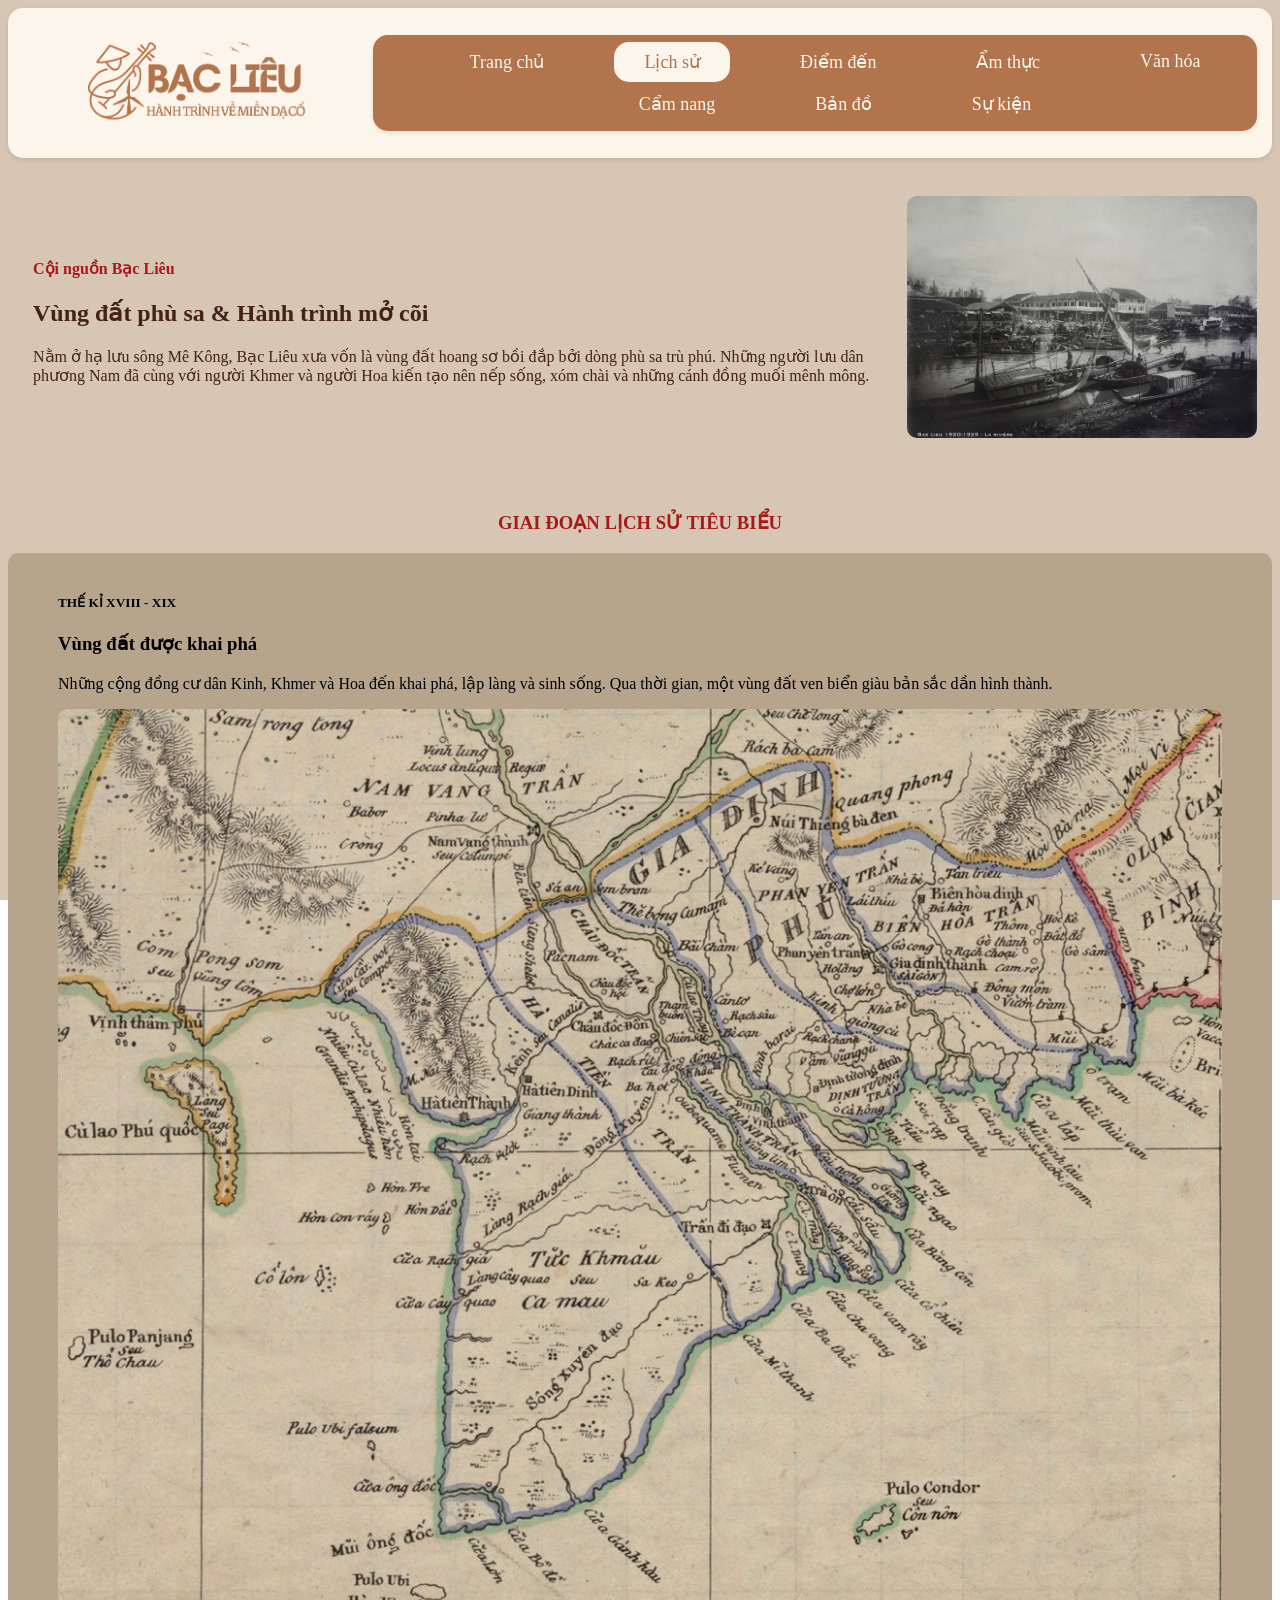
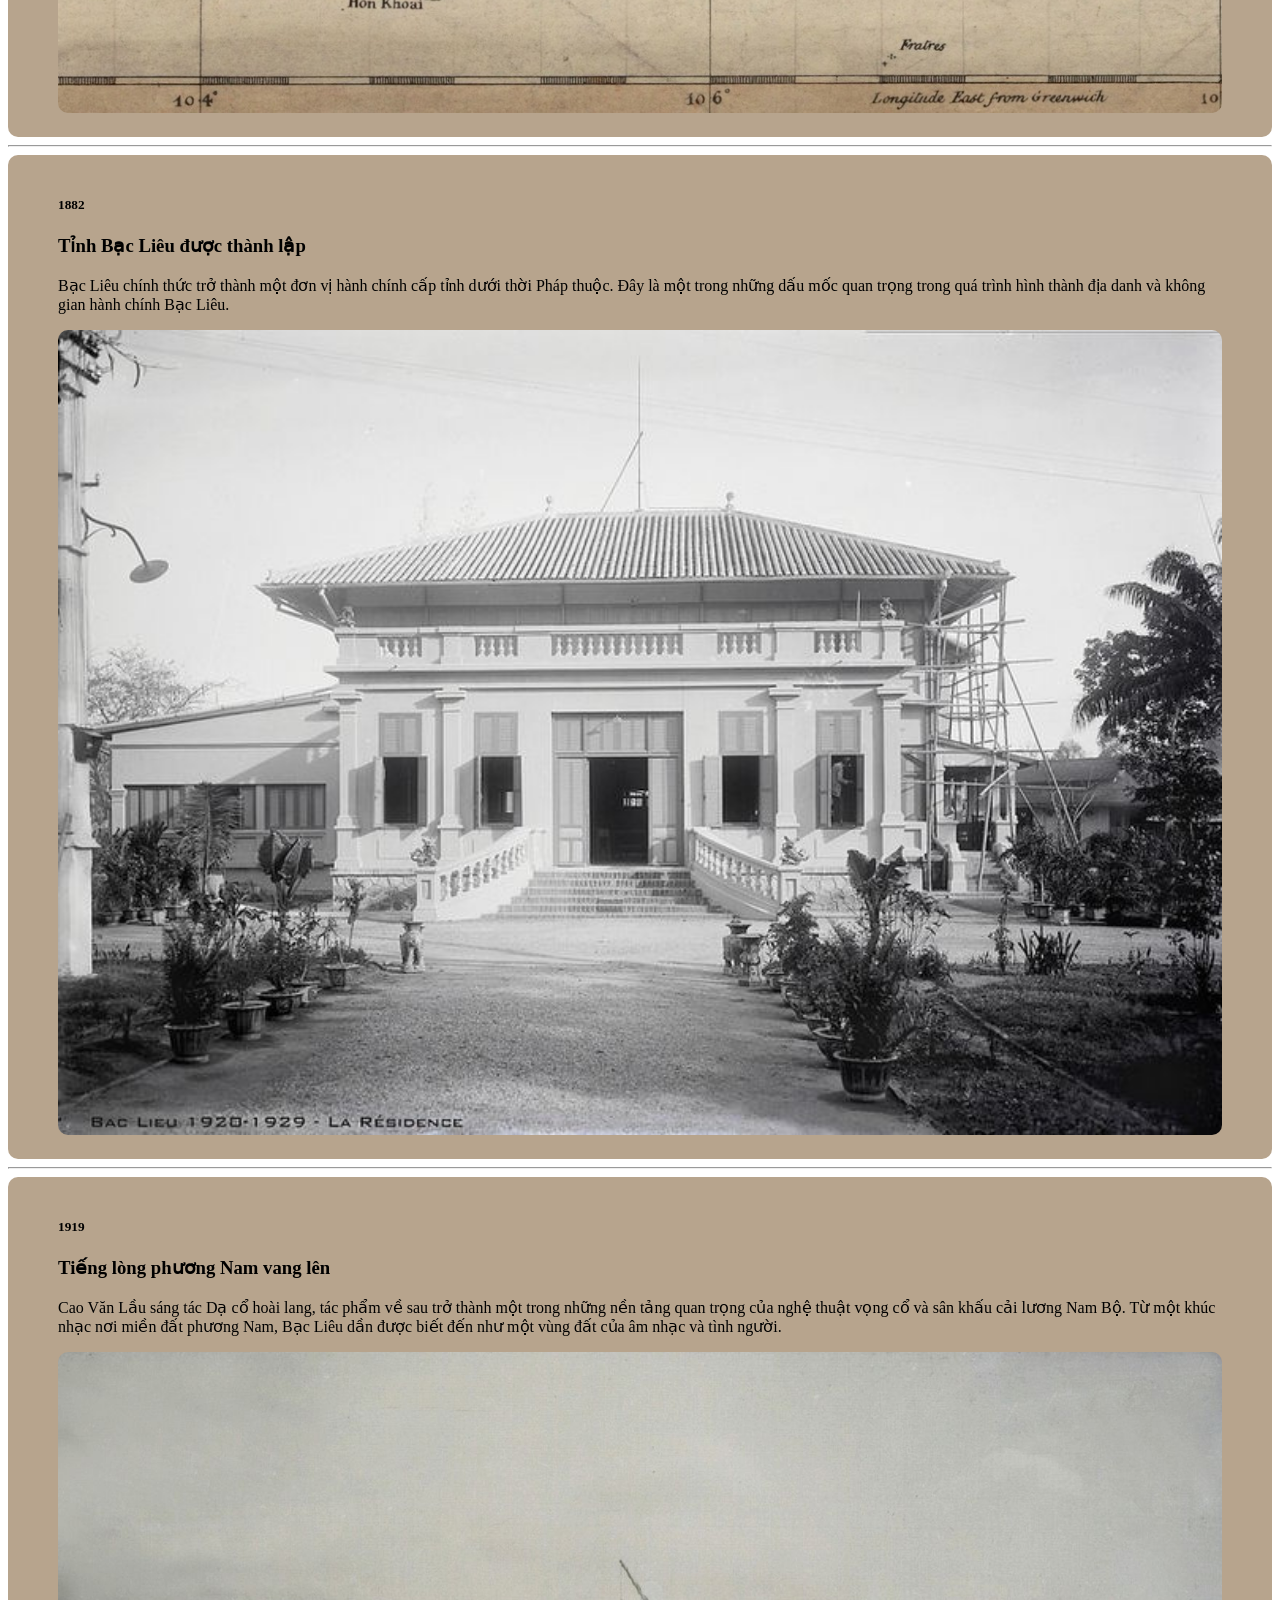
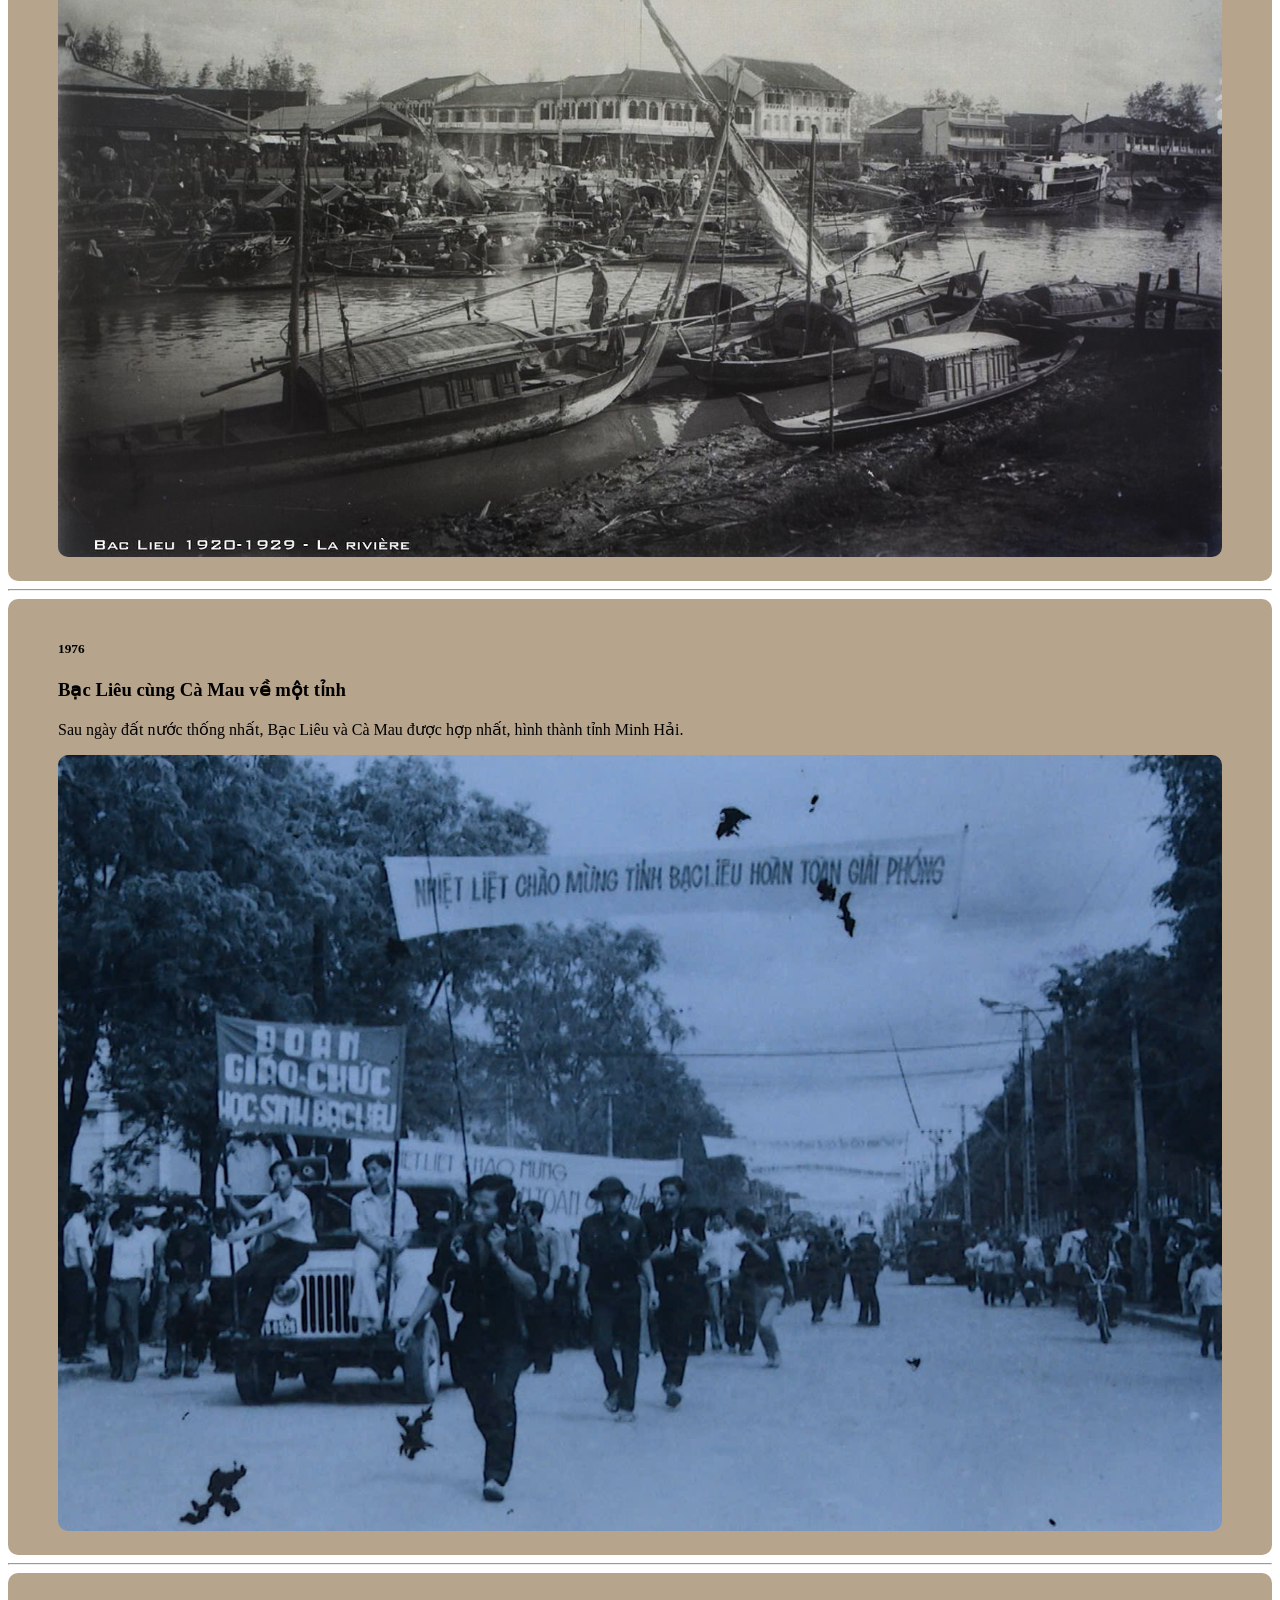
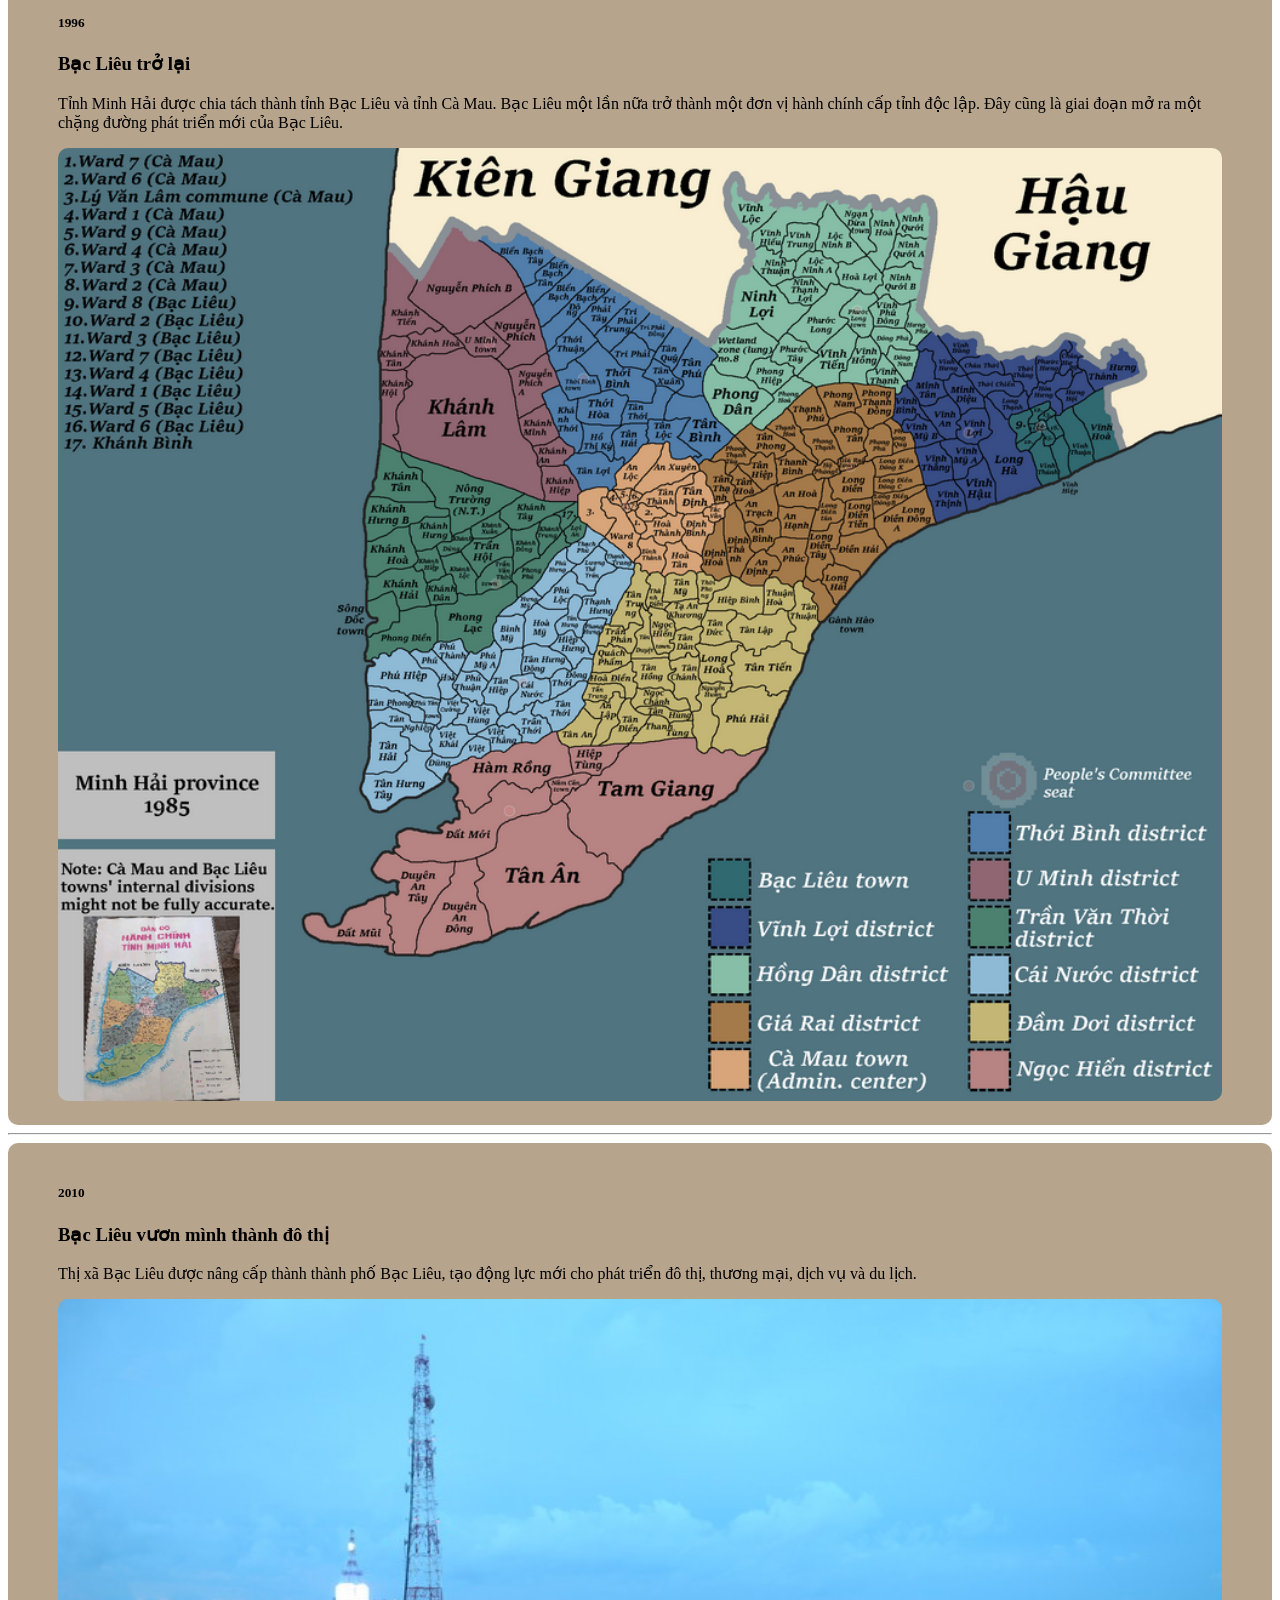
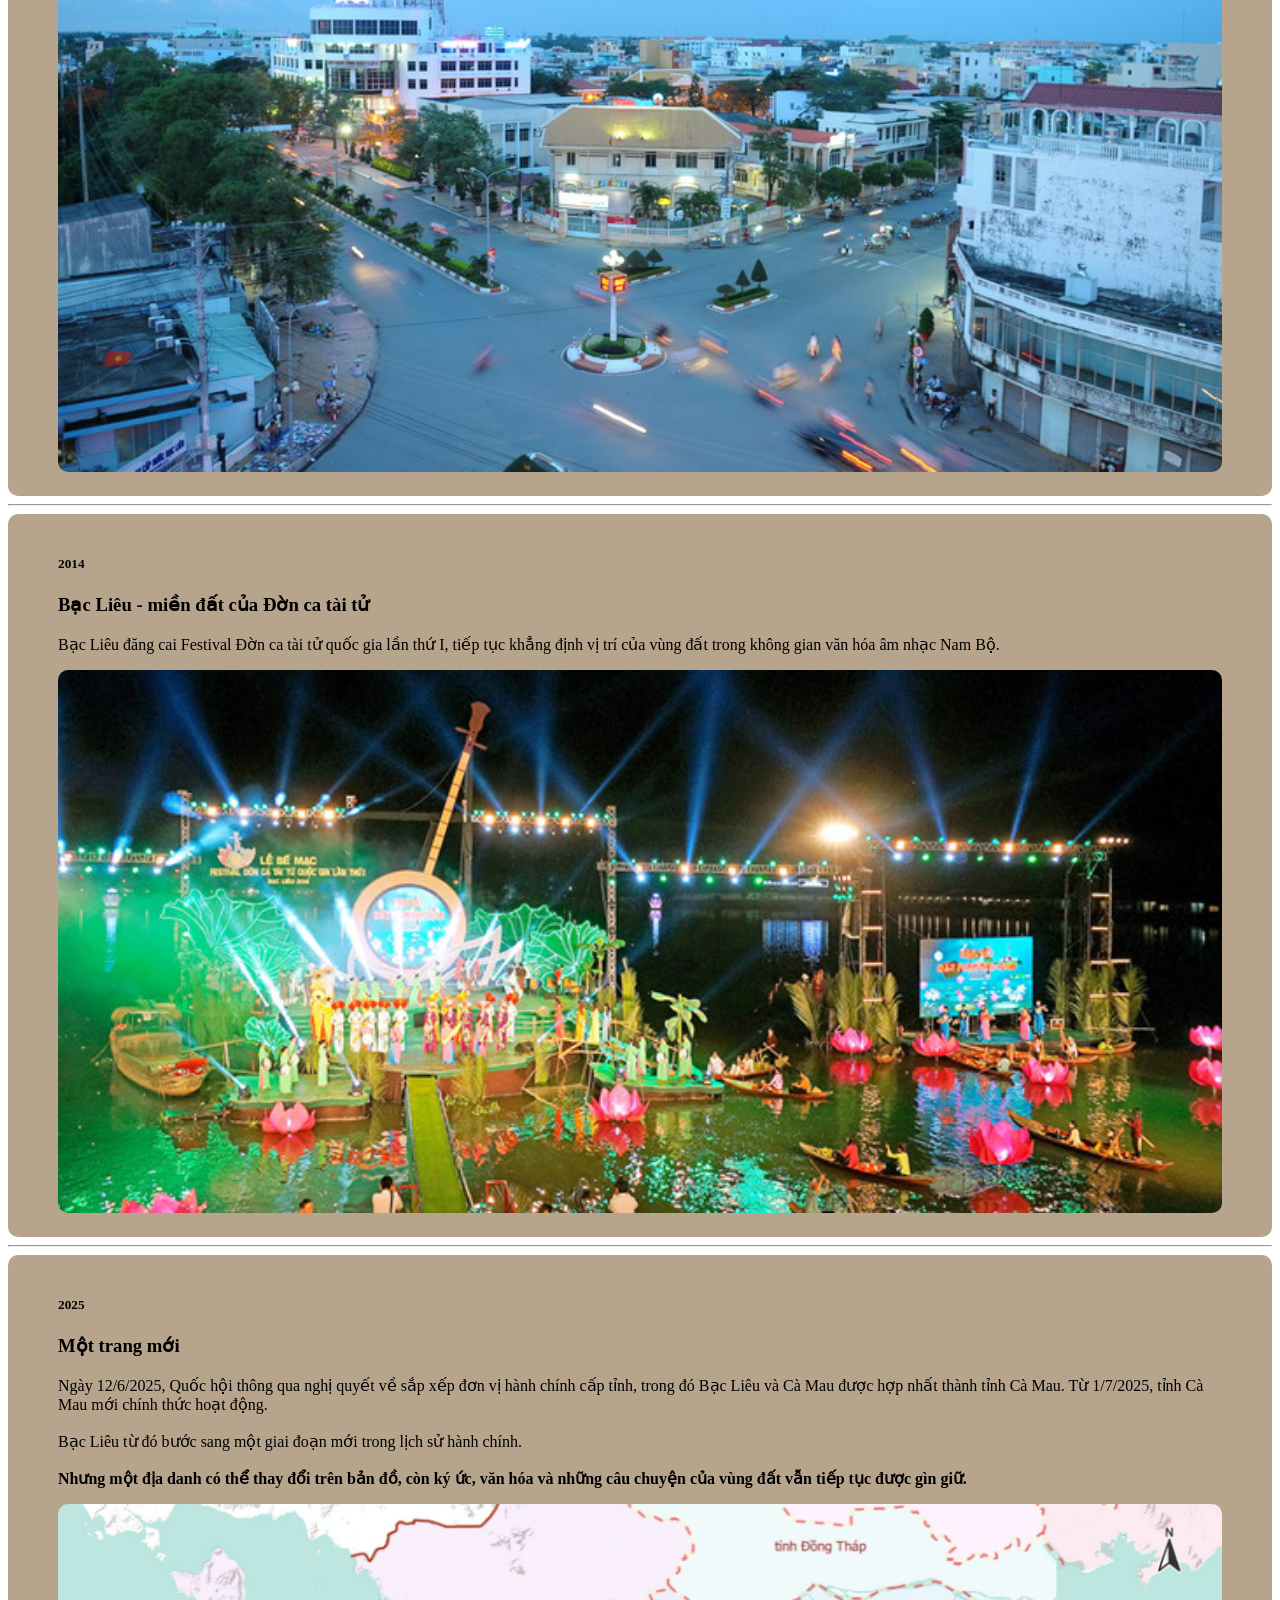
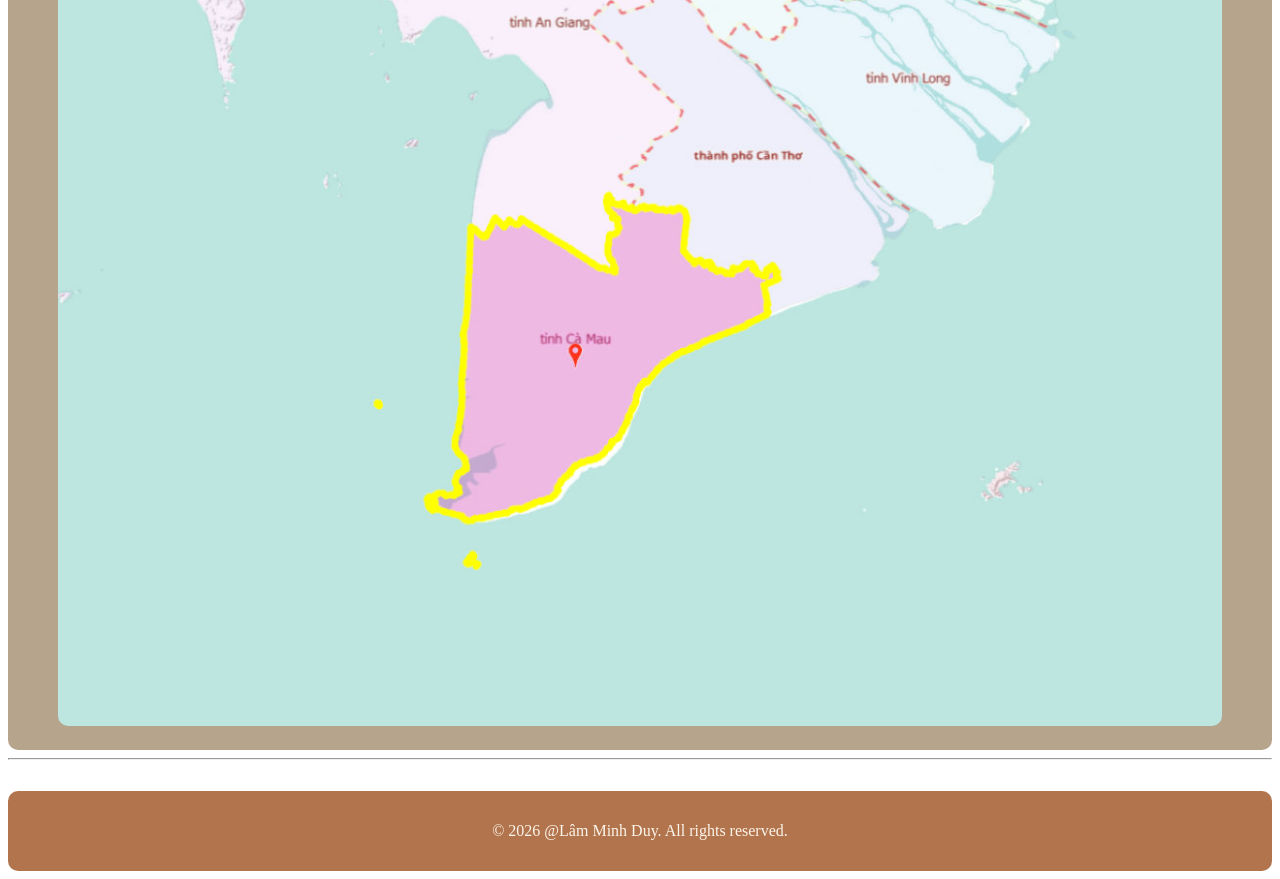
<file: lichsu.html>
<!DOCTYPE html>
<html lang="vi">
<head>
    <meta charset="UTF-8">
    <meta name="viewport" content="width=device-width, initial-scale=1.0">
    <link rel="stylesheet" href="css/lichsu.css">
    <link rel="stylesheet" href="css/responsive_tong.css">

    <title>Du lịch Bạc Liêu - Lịch sử</title>
    <link rel="icon" type="image/x-icon" href="anh/logodai_nen_tran.png">
</head>
<body>
    <div class="nen_background"></div>

    <!-- Khu header -->
    <div class="khung_phiatren">
        <div class="khung_logo">
            <img src="anh/logodai_nen_tran.png" alt="Logo Du lịch Bạc Liêu" class="logo">
        </div>

        <div class="khung_menu">
            <ul>
                <li><a href="index.html">Trang chủ</a></li>
                <li><a href="lichsu.html" class="active">Lịch sử</a></li>
                <li><a href="diemden.html">Điểm đến</a></li>
                <li><a href="amthuc.html">Ẩm thực</a></li>
                <li><a href="vanhoa.html">Văn hóa</a></li>
                <li><a href="camnang.html">Cẩm nang</a></li>
                <li><a href="bando.html">Bản đồ</a></li>
                <li><a href="sukien.html">Sự kiện</a></li>
            </ul>
        </div>
    </div>
    <!-- End khu header -->

    <!-- Khu noi dung -->
    <div class="khung_noidung">
        <br>
        <div class="gt_bl">
            <div class="noidung_gt_bl">
                <h4>Cội nguồn Bạc Liêu</h4>
                <h2>Vùng đất phù sa & Hành trình mở cõi</h2>
                <p>Nằm ở hạ lưu sông Mê Kông, Bạc Liêu xưa vốn là vùng đất hoang sơ bồi đắp bởi dòng phù sa trù phú. Những người lưu dân phương Nam đã cùng với người Khmer và người Hoa kiến tạo nên nếp sống, xóm chài và những cánh đồng muối mênh mông.</p>
            </div>

            <div class="dankim2">
                <img src="anh/bl_old_1.jpg" alt="Hình ảnh Bạc Liêu xưa">
            </div>
        </div>

        <br><br>

        <!-- Box lich su -->
        <h3 class="lichsu_tieubieu">GIAI ĐOẠN LỊCH SỬ TIÊU BIỂU</h3>

        <div class="anh3">
            <h5>THẾ KỈ XVIII - XIX</h5>
            <h3>Vùng đất được khai phá</h3>
            <p>Những cộng đồng cư dân Kinh, Khmer và Hoa đến khai phá, lập làng và sinh sống. Qua thời gian, một vùng đất ven biển giàu bản sắc dần hình thành.</p>
            <img src="anh/map_baclieu_xua.jpg" alt="Bản đồ Bạc Liêu thời xưa">
        </div>   
        <hr>

        <div class="anh3">
            <h5>1882</h5>
            <h3>Tỉnh Bạc Liêu được thành lập</h3>
            <p>Bạc Liêu chính thức trở thành một đơn vị hành chính cấp tỉnh dưới thời Pháp thuộc. Đây là một trong những dấu mốc quan trọng trong quá trình hình thành địa danh và không gian hành chính Bạc Liêu.</p>
            <img src="anh/bl_old_5.jpg" alt="Bạc Liêu năm 1882">
        </div>   
        <hr>

        <div class="anh3">
            <h5>1919</h5>
            <h3>Tiếng lòng phương Nam vang lên</h3>
            <p>Cao Văn Lầu sáng tác Dạ cổ hoài lang, tác phẩm về sau trở thành một trong những nền tảng quan trọng của nghệ thuật vọng cổ và sân khấu cải lương Nam Bộ. Từ một khúc nhạc nơi miền đất phương Nam, Bạc Liêu dần được biết đến như một vùng đất của âm nhạc và tình người.</p>
            <img src="anh/bl_old_1.jpg" alt="Tác phẩm Dạ cổ hoài lang">
        </div>   
        <hr>

        <div class="anh3">
            <h5>1976</h5>
            <h3>Bạc Liêu cùng Cà Mau về một tỉnh</h3>
            <p>Sau ngày đất nước thống nhất, Bạc Liêu và Cà Mau được hợp nhất, hình thành tỉnh Minh Hải.</p>
            <img src="anh/bl_old_2.png" alt="Tỉnh Minh Hải năm 1976">
        </div>   
        <hr>

        <div class="anh3">
            <h5>1996</h5>
            <h3>Bạc Liêu trở lại</h3>
            <p>Tỉnh Minh Hải được chia tách thành tỉnh Bạc Liêu và tỉnh Cà Mau. Bạc Liêu một lần nữa trở thành một đơn vị hành chính cấp tỉnh độc lập. Đây cũng là giai đoạn mở ra một chặng đường phát triển mới của Bạc Liêu.</p>
            <img src="anh/minhhai_map.png" alt="Bản đồ tỉnh Bạc Liêu tái lập">
        </div>   
        <hr>

        <div class="anh3">
            <h5>2010</h5>
            <h3>Bạc Liêu vươn mình thành đô thị</h3>
            <p>Thị xã Bạc Liêu được nâng cấp thành thành phố Bạc Liêu, tạo động lực mới cho phát triển đô thị, thương mại, dịch vụ và du lịch.</p>
            <img src="anh/bl_old_4.jpg" alt="Thành phố Bạc Liêu">
        </div>   
        <hr>

        <div class="anh3">
            <h5>2014</h5>
            <h3>Bạc Liêu - miền đất của Đờn ca tài tử</h3>
            <p>Bạc Liêu đăng cai Festival Đờn ca tài tử quốc gia lần thứ I, tiếp tục khẳng định vị trí của vùng đất trong không gian văn hóa âm nhạc Nam Bộ.</p>
            <img src="anh/festival_bl_2014.jpg" alt="Festival Đờn ca tài tử 2014">
        </div>   
        <hr>

        <div class="anh3">
            <h5>2025</h5>
            <h3>Một trang mới</h3>
            <p>
                Ngày 12/6/2025, Quốc hội thông qua nghị quyết về sắp xếp đơn vị hành chính cấp tỉnh, trong đó Bạc Liêu và Cà Mau được hợp nhất thành tỉnh Cà Mau. Từ 1/7/2025, tỉnh Cà Mau mới chính thức hoạt động.
                <br><br>
                Bạc Liêu từ đó bước sang một giai đoạn mới trong lịch sử hành chính.
                <br><br>
                <strong>Nhưng một địa danh có thể thay đổi trên bản đồ, còn ký ức, văn hóa và những câu chuyện của vùng đất vẫn tiếp tục được gìn giữ.</strong>
            </p>
            <img src="anh/new_bl_map.jpg" alt="Bản đồ giai đoạn mới">
        </div>   
        <hr>
        <br>
    </div>
    <!-- End khu noi dung -->

    <!-- Khu footer -->
    <div class="khung_footer">
        <p>&copy; 2026 @Lâm Minh Duy. All rights reserved.</p>
    </div>
    <!-- End khu footer -->
</body>
</html>
</file>
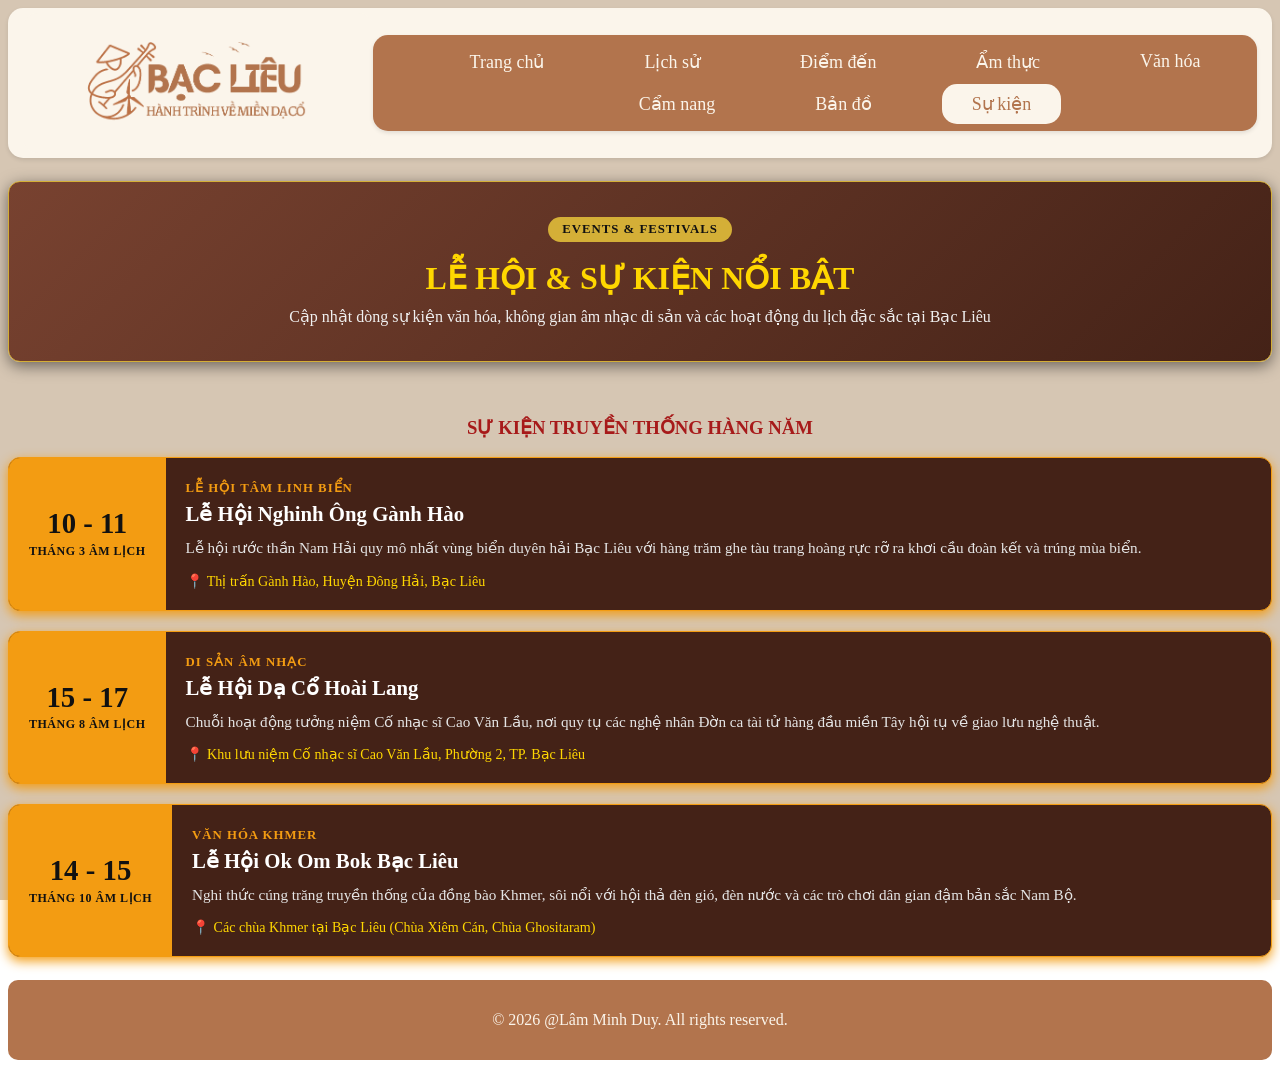
<file: sukien.html>
<!DOCTYPE html>
<html lang="vi">
<head>
    <meta charset="UTF-8">
    <meta name="viewport" content="width=device-width, initial-scale=1.0">
    <link rel="stylesheet" href="css/sukien.css">
    <link rel="stylesheet" href="css/responsive_tong.css">

    <title>Du lịch Bạc Liêu - Sự kiện</title>
    <link rel="icon" type="image/x-icon" href="anh/logodai_nen_tran.png">
</head>
<body>
    <div class="nen_background"></div>

    <!-- Khu header -->
    <div class="khung_phiatren">
        <div class="khung_logo">
            <img src="anh/logodai_nen_tran.png" alt="Logo Du lịch Bạc Liêu" class="logo">
        </div>

        <div class="khung_menu">
            <ul>
                <li><a href="index.html">Trang chủ</a></li>
                <li><a href="lichsu.html">Lịch sử</a></li>
                <li><a href="diemden.html">Điểm đến</a></li>
                <li><a href="amthuc.html">Ẩm thực</a></li>
                <li><a href="vanhoa.html">Văn hóa</a></li>
                <li><a href="camnang.html">Cẩm nang</a></li>
                <li><a href="bando.html">Bản đồ</a></li>
                <li><a href="sukien.html" class="active">Sự kiện</a></li>
            </ul>
        </div>
    </div>
    <!-- End khu header -->

    <!-- Khu noi dung -->
    <div class="khung_noidung">
        <br>

        <!-- Banner Hero -->
        <div class="sukien_hero">
            <span class="hero_badge">EVENTS & FESTIVALS</span>
            <h1>LỄ HỘI & SỰ KIỆN NỔI BẬT</h1>
            <p>Cập nhật dòng sự kiện văn hóa, không gian âm nhạc di sản và các hoạt động du lịch đặc sắc tại Bạc Liêu</p>
        </div>

        <br><br>

        <!-- Danh sách sự kiện tiêu biểu -->
        <h3 class="lichsu_tieubieu">SỰ KIỆN TRUYỀN THỐNG HÀNG NĂM</h3>

        <div class="event_list">
            <!-- Event 1 -->
            <div class="event_card">
                <div class="event_date">
                    <span class="day">10 - 11</span>
                    <span class="month">THÁNG 3 ÂM LỊCH</span>
                </div>
                <div class="event_info">
                    <span class="event_tag">LỄ HỘI TÂM LINH BIỂN</span>
                    <h3>Lễ Hội Nghinh Ông Gành Hào</h3>
                    <p>Lễ hội rước thần Nam Hải quy mô nhất vùng biển duyên hải Bạc Liêu với hàng trăm ghe tàu trang hoàng rực rỡ ra khơi cầu đoàn kết và trúng mùa biển.</p>
                    <div class="event_location">📍 Thị trấn Gành Hào, Huyện Đông Hải, Bạc Liêu</div>
                </div>
            </div>

            <!-- Event 2 -->
            <div class="event_card">
                <div class="event_date">
                    <span class="day">15 - 17</span>
                    <span class="month">THÁNG 8 ÂM LỊCH</span>
                </div>
                <div class="event_info">
                    <span class="event_tag">DI SẢN ÂM NHẠC</span>
                    <h3>Lễ Hội Dạ Cổ Hoài Lang</h3>
                    <p>Chuỗi hoạt động tưởng niệm Cố nhạc sĩ Cao Văn Lầu, nơi quy tụ các nghệ nhân Đờn ca tài tử hàng đầu miền Tây hội tụ về giao lưu nghệ thuật.</p>
                    <div class="event_location">📍 Khu lưu niệm Cố nhạc sĩ Cao Văn Lầu, Phường 2, TP. Bạc Liêu</div>
                </div>
            </div>

            <!-- Event 3 -->
            <div class="event_card">
                <div class="event_date">
                    <span class="day">14 - 15</span>
                    <span class="month">THÁNG 10 ÂM LỊCH</span>
                </div>
                <div class="event_info">
                    <span class="event_tag">VĂN HÓA KHMER</span>
                    <h3>Lễ Hội Ok Om Bok Bạc Liêu</h3>
                    <p>Nghi thức cúng trăng truyền thống của đồng bào Khmer, sôi nổi với hội thả đèn gió, đèn nước và các trò chơi dân gian đậm bản sắc Nam Bộ.</p>
                    <div class="event_location">📍 Các chùa Khmer tại Bạc Liêu (Chùa Xiêm Cán, Chùa Ghositaram)</div>
                </div>
            </div>
        </div>

        <br>
    </div>

    <!-- Khu footer -->
    <div class="khung_footer">
        <p>&copy; 2026 @Lâm Minh Duy. All rights reserved.</p>
    </div>
</body>
</html>
</file>
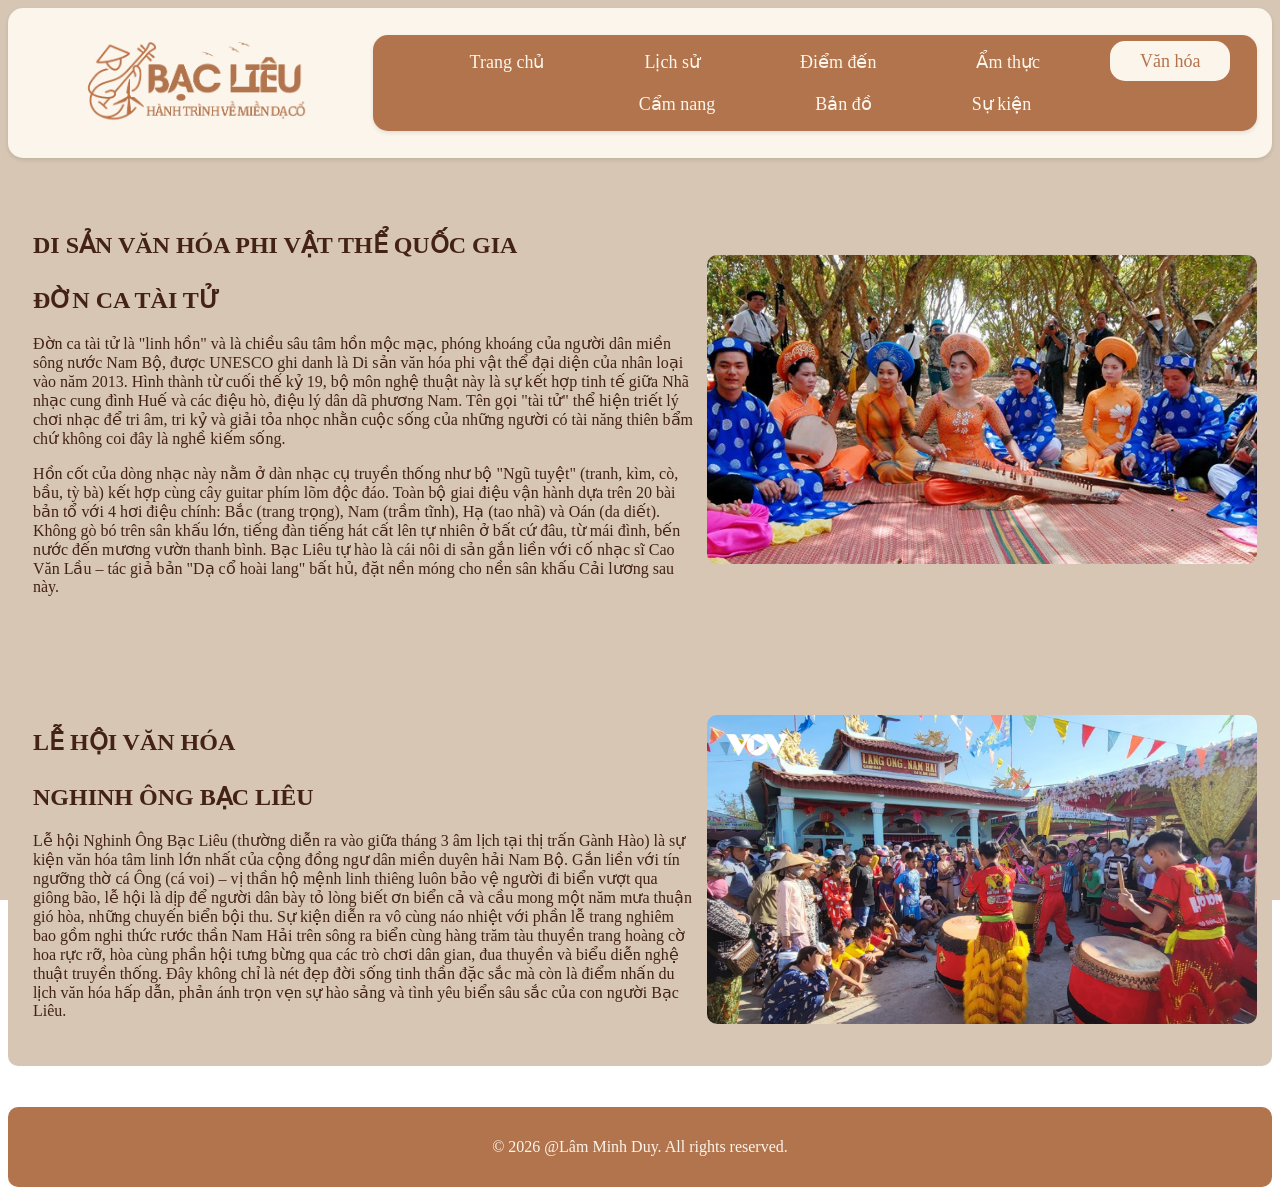
<file: vanhoa.html>
<!DOCTYPE html>
<html lang="vi">
<head>
    <meta charset="UTF-8">
    <meta name="viewport" content="width=device-width, initial-scale=1.0">
    <link rel="stylesheet" href="css/vanhoa.css">
    <link rel="stylesheet" href="css/responsive_tong.css">

    <title>Du lịch Bạc Liêu - Văn hóa</title>
    <link rel="icon" type="image/x-icon" href="anh/logodai_nen_tran.png">
</head>
<body>
    <div class="nen_background"></div>

    <!-- Khu header -->
    <div class="khung_phiatren">
        <div class="khung_logo">
            <img src="anh/logodai_nen_tran.png" alt="Logo Du lịch Bạc Liêu" class="logo">
        </div>

        <div class="khung_menu">
            <ul>
                <li><a href="index.html">Trang chủ</a></li>
                <li><a href="lichsu.html">Lịch sử</a></li>
                <li><a href="diemden.html">Điểm đến</a></li>
                <li><a href="amthuc.html">Ẩm thực</a></li>
                <li><a href="vanhoa.html" class="active">Văn hóa</a></li>
                <li><a href="camnang.html">Cẩm nang</a></li>
                <li><a href="bando.html">Bản đồ</a></li>
                <li><a href="sukien.html">Sự kiện</a></li>
            </ul>
        </div>
    </div>
    <!-- End khu header -->

    <!-- Khu noi dung -->
    <div class="khung_noidung">
        <br>
        
        <!-- Khối Đờn ca tài tử -->
        <div class="gt_bl">
            <div class="noidung_gt_bl">
                <h2>DI SẢN VĂN HÓA PHI VẬT THỂ QUỐC GIA <br><br> ĐỜN CA TÀI TỬ</h2>
                <p>Đờn ca tài tử là "linh hồn" và là chiều sâu tâm hồn mộc mạc, phóng khoáng của người dân miền sông nước Nam Bộ, được UNESCO ghi danh là Di sản văn hóa phi vật thể đại diện của nhân loại vào năm 2013. Hình thành từ cuối thế kỷ 19, bộ môn nghệ thuật này là sự kết hợp tinh tế giữa Nhã nhạc cung đình Huế và các điệu hò, điệu lý dân dã phương Nam. Tên gọi "tài tử" thể hiện triết lý chơi nhạc để tri âm, tri kỷ và giải tỏa nhọc nhằn cuộc sống của những người có tài năng thiên bẩm chứ không coi đây là nghề kiếm sống.</p>
                <p>Hồn cốt của dòng nhạc này nằm ở dàn nhạc cụ truyền thống như bộ "Ngũ tuyệt" (tranh, kìm, cò, bầu, tỳ bà) kết hợp cùng cây guitar phím lõm độc đáo. Toàn bộ giai điệu vận hành dựa trên 20 bài bản tổ với 4 hơi điệu chính: Bắc (trang trọng), Nam (trầm tĩnh), Hạ (tao nhã) và Oán (da diết). Không gò bó trên sân khấu lớn, tiếng đàn tiếng hát cất lên tự nhiên ở bất cứ đâu, từ mái đình, bến nước đến mương vườn thanh bình. Bạc Liêu tự hào là cái nôi di sản gắn liền với cố nhạc sĩ Cao Văn Lầu – tác giả bản "Dạ cổ hoài lang" bất hủ, đặt nền móng cho nền sân khấu Cải lương sau này.</p>
            </div>
            <div class="dankim2">
                <img src="anh/Doncataitu.jpg" alt="Biểu diễn Đờn ca tài tử Bạc Liêu">
            </div>
        </div>

        <br><br>

        <!-- Khối Lễ hội Nghinh Ông -->
        <div class="gt_bl">
            <div class="noidung_gt_bl">
                <h2>LỄ HỘI VĂN HÓA <br><br> NGHINH ÔNG BẠC LIÊU</h2>
                <p>Lễ hội Nghinh Ông Bạc Liêu (thường diễn ra vào giữa tháng 3 âm lịch tại thị trấn Gành Hào) là sự kiện văn hóa tâm linh lớn nhất của cộng đồng ngư dân miền duyên hải Nam Bộ. Gắn liền với tín ngưỡng thờ cá Ông (cá voi) – vị thần hộ mệnh linh thiêng luôn bảo vệ người đi biển vượt qua giông bão, lễ hội là dịp để người dân bày tỏ lòng biết ơn biển cả và cầu mong một năm mưa thuận gió hòa, những chuyến biển bội thu. Sự kiện diễn ra vô cùng náo nhiệt với phần lễ trang nghiêm bao gồm nghi thức rước thần Nam Hải trên sông ra biển cùng hàng trăm tàu thuyền trang hoàng cờ hoa rực rỡ, hòa cùng phần hội tưng bừng qua các trò chơi dân gian, đua thuyền và biểu diễn nghệ thuật truyền thống. Đây không chỉ là nét đẹp đời sống tinh thần đặc sắc mà còn là điểm nhấn du lịch văn hóa hấp dẫn, phản ánh trọn vẹn sự hào sảng và tình yêu biển sâu sắc của con người Bạc Liêu.</p>
            </div>
            <div class="dankim2">
                <img src="anh/nghinhong_1.jpg" alt="Lễ hội Nghinh Ông Bạc Liêu">
            </div>
        </div>

        <br><br>
    </div>
    <!-- End khu noi dung -->

    <!-- Khu footer -->
    <div class="khung_footer">
        <p>&copy; 2026 @Lâm Minh Duy. All rights reserved.</p>
    </div>
    <!-- End khu footer -->
</body>
</html>
</file>
<file: css/trangchu.css>
* {
    box-sizing: border-box;
    @import url('https://fonts.googleapis.com/css2?family=Oswald:wght@400;700&display=swap');
    @import url('https://fonts.googleapis.com/css2?family=Be+Vietnam+Pro:wght@400;700&display=swap');
    font-family: 'Oswald', 'Be Vietnam Pro';
}

.nen_background{    
    background-color: #d6c6b3;
    position: fixed;
    top: 0;
    left: 0;
    right: 0;
    width: 100%;
    height: 100%;
    z-index: -1;
    
}

.khung_phiatren{
            background-color: #FBF5EB;

    width: 100%;
    min-height: 150px;
    display: flex;
    align-items: center;
    justify-content: center;
    border-radius: 15px;
            box-sizing: border-box;
                box-shadow: 0 2px 4px rgba(0, 0, 0, 0.1);




}

.khung_logo {
    width: 350px;
    height: 80%;
    display: flex;
        background-color: #FBF5EB;
        

    align-items: center;
    justify-content: center;
    border-radius: 15px;
}

.logo {
    max-width: 70%;
    max-height: 70%;
}

.khung_menu {
    width: 70%;
    min-height: 70px;
    background-color: #B2744D;
    display: flex;
    align-items: center;
    justify-content: center;
        border-radius: 15px;
        box-shadow: 0 2px 4px rgba(0, 0, 0, 0.1);

    
}

.khung_menu ul {
    list-style: none;
    display: flex;
    flex-wrap: wrap;
    gap: 20px;
    justify-content: center;
    
}

.khung_menu li {
    margin: 0 10px;
}

.khung_menu a {
    text-decoration: none;
    color: #FBF5EB;
    font-size: 18px;
}

.khung_menu li a {
    padding: 10px 30px;
    transition: background-color 0.5s ease;
        border-radius: 15px;

}

.khung_menu li a.active {
    background-color: #FBF5EB;
    color: #B2744D;
    border-radius: 15px;
}

.khung_menu li a:hover {
    background-color: #FBF5EB;
    color: #B2744D;
    border-radius: 15px;
}



.khung_noidung {
    width: 100%;
    padding: 5px 0;
    box-sizing: border-box;
}

.khung_anh_main{
    background-color: #2d8986;
    display: flex;
    align-items: center;
    justify-content: center;
        border-radius: 10px;

    
}


.anh_main {
    height: 550px;
    width: 100%;
    object-fit: cover;
        border-radius: 10px;

}

.khung_footer {
    width: 100%;
    height: 80px;
    background-color: #B2744D;
    display: flex;
    align-items: center;
    justify-content: center;
    color: #FBF5EB;
    border-radius: 10px;
}

.trichdan_quangcao {
    position: absolute;
    max-width: 50%;
    padding: 20px;
    border-radius: 10px;
    text-align: center;
    background-color: rgba(0, 0, 0, 0.5);
}

.trichdan_quangcao h1 {
    font-size: 36px;
    color: #D9B970;
    margin-bottom: 10px;
}

.trichdan_quangcao h2{
    font-size: 30px;
    color: #D9B970;

}

.trichdan_quangcao p {
    font-size: 18px;
    color: #D9B970;
    margin-bottom: 20px;
}

.khung_noidung_lichsu{
    
    width: 100%;
    padding:15px;
    box-sizing: border-box;
    background-color: #FBF5EB;
    display: flex;
    flex-direction: row;
    border-radius: 10px;
    align-items: center;
            box-shadow: 0 2px 4px rgba(0, 0, 0, 0.3);

}


.map_xua{
    height: 300px;
    position: relative;
    width: auto;
    border-radius: 10px;
    background-color: #FBF5EB;
            box-shadow: 0 2px 4px rgba(0, 0, 0, 0.1);


}

.map_xua img{
    width: 250px;
    height: 100%;
    object-fit: cover;
        border-radius: 10px;
        background-color: aqua;
        outline: solid 3px #a71a1a;
}

.noidung_lichsu{
    padding: 20px 15px;
}

.noidung_lichsu h2{
    color: #a71a1a;}

.noidung_lichsu p{
    color: #B2744D;
}

.noidung_lichsu button{
    background-color: #a71a1a;
    text-align: center;
    color: #FBF5EB;
    padding: 20px;
    border-radius: 5px;
    transition: background-color 0.5s ease;
}

.noidung_lichsu button:hover{
    color: #B2744D;
    background-color: rgb(18, 56, 56);
}


<!-- Box gioi thieu nhanh bac lieu --
.dankim2{
    height: 150px;
    position: relative;
    display: flex;
    flex-wrap: nowrap;
    width: auto;
    border-radius: 10px;
    background-color: #FBF5EB;


}

.dankim2 img{
    width: 250px;
    height: 100%;
    object-fit: cover;
        border-radius: 10px;
}



.noidung_gt_bl{
    padding: 20px 25px;
    
}

.noidung_gt_bl h2{
    color: #D9B970;}

.noidung_gt_bl p{
    color: #B2744D;
}

.noidung_gt_bl button{
    background-color: #a71a1a;
    text-align: center;
    color: #FBF5EB;
    padding: 10px;
    border-radius: 55px;
    transition: background-color 0.5s ease;
}

.noidung_gt_bl button:hover{
    color: #B2744D;
    background-color: rgb(18, 56, 56);
    
}

.gt_bl{
    
    width: 100%;
    padding:15px;
    box-sizing: border-box;
    background-color: #442217;
    display: flex;
    flex-direction: row;
    border-radius: 10px;
    align-items: center;
            box-shadow: 0 2px 4px rgba(0, 0, 0, 0.3);

}
</file>
<file: css/responsive_tong.css>
/* Tablet */
@media screen and (min-width: 768px) and (max-width: 1199px) {

    /* ---------- HEADER ---------- */

    .khung_phiatren {
        min-height: 125px;
        padding: 12px;
        gap: 15px;
    }

    .khung_logo {
        width: 250px;
        min-width: 220px;
    }

    .logo {
        max-width: 80%;
        max-height: 75%;
    }

    .khung_menu {
        width: calc(100% - 265px);
        min-height: 65px;
        padding: 8px;
    }

    .khung_menu ul {
        gap: 8px;
        padding: 0;
        margin: 0;
    }

    .khung_menu li {
        margin: 0 3px;
    }

    .khung_menu li a {
        display: block;
        padding: 9px 14px;
        font-size: 16px;
    }


    /* ---------- MAIN / HERO ---------- */

    .khung_noidung {
        width: 100%;
        padding: 8px 0;
    }

    .khung_anh_main {
        width: 100%;
    }

    .anh_main {
        width: 100%;
        height: 430px;
        object-fit: cover;
    }

    .trichdan_quangcao {
        max-width: 70%;
        padding: 18px;
    }

    .trichdan_quangcao h1 {
        font-size: 32px;
    }

    .trichdan_quangcao h2 {
        font-size: 25px;
    }

    .trichdan_quangcao p {
        font-size: 16px;
    }


    /* ---------- GENERAL FLEX CONTENT ---------- */

    .gt_bl {
        width: 100%;
        gap: 20px;
        grid-template-columns: repeat(2, minmax(0, 1fr));
        padding: 15px;
    }

    .noidung_gt_bl {
        padding: 15px;
        flex: 1;
    }

    .dankim2 {
        max-width: 40%;
    }

    .dankim2 img {
        max-width: 100%;
        height: auto;
        object-fit: cover;
    }


    /* ---------- HISTORY / CONTENT BOX ---------- */

    .khung_noidung_lichsu {
        width: 100%;
        gap: 15px;
        padding: 15px;
    }

    .map_xua {
        flex: 0 0 250px;
        height: 280px;
    }

    .map_xua img {
        width: 100%;
        height: 100%;
        object-fit: cover;
    }

    .noidung_lichsu {
        flex: 1;
        min-width: 0;
        padding: 15px;
    }

    .noidung_lichsu h2 {
        font-size: 25px;
    }

    .noidung_lichsu p {
        font-size: 16px;
        line-height: 1.6;
    }


    /* ---------- GRID CARD ---------- */

    .tag_diadiem {
        min-width: 0;
        width: 100%;
        min-height: auto;
        padding: 12px;
    }

    .tag_diadiem img {
        width: 100%;
        height: 350px;
        object-fit: cover;
    }


    /* ---------- HISTORY TIMELINE ---------- */

    .anh3 {
        width: 100%;
        height: auto;
        padding: 20px 30px;
    }

    .anh3 img {
        width: 100%;
        height: 350px;
        object-fit: cover;
    }


    /* ---------- FOOTER ---------- */

    .khung_footer {
        min-height: 75px;
        height: auto;
        padding: 15px;
        text-align: center;
    }
}



/* MOBILE */

@media screen and (max-width: 767px) {

    /* ---------- GLOBAL ---------- */

    html,
    body {
        width: 100%;
        max-width: 100%;
        overflow-x: hidden;
    }

    * {
        max-width: 100%;
    }

    img {
        max-width: 100%;
    }


    /* ---------- HEADER ---------- */

    .khung_phiatren {
        width: 100%;
        min-height: auto;
        padding: 10px;
        display: flex;
        flex-direction: column;
        gap: 10px;
        border-radius: 10px;
    }

    .khung_logo {
        width: 100%;
        min-width: 0;
        height: 85px;
        padding: 5px;
    }

    .logo {
        max-width: 180px;
        max-height: 70px;
        object-fit: contain;
    }

    .khung_menu {
        width: 100%;
        min-height: auto;
        padding: 8px 5px;
        border-radius: 10px;
    }

    .khung_menu ul {
        width: 100%;
        padding: 0;
        margin: 0;
        display: grid;
        grid-template-columns: repeat(2, minmax(0, 1fr));
        gap: 6px;
    }

    .khung_menu li {
        width: 100%;
        margin: 0;
    }

    .khung_menu li a {
        width: 100%;
        display: block;
        padding: 9px 5px;
        font-size: 15px;
        text-align: center;
        border-radius: 10px;
    }


    /* ---------- MAIN ---------- */

    .khung_noidung {
        width: 100%;
        padding: 5px 0;
    }


    /* ---------- HERO ---------- */

    .khung_anh_main {
        width: 100%;
        min-height: 300px;
        position: relative;
        overflow: hidden;
    }

    .anh_main {
        width: 100%;
        height: 330px;
        min-height: 330px;
        object-fit: cover;
        border-radius: 10px;
    }

    .trichdan_quangcao {
        width: calc(100% - 30px);
        max-width: none;
        padding: 12px;
        z-index: 2;
    }

    .trichdan_quangcao h1 {
        font-size: 27px;
        margin: 0 0 6px;
    }

    .trichdan_quangcao h2 {
        font-size: 20px;
        line-height: 1.3;
        margin: 0 0 8px;
    }

    .trichdan_quangcao p {
        font-size: 14px;
        line-height: 1.5;
        margin: 0;
    }


    /* ---------- GENERAL GRID ---------- */

    .gt_bl {
        width: 100%;
        padding: 10px;
        display: grid;
        grid-template-columns: 1fr;
        gap: 15px;
    }


    /* ---------- GENERAL CONTENT ---------- */

    .noidung_gt_bl {
        width: 100%;
        min-width: 0;
        padding: 12px;
    }

    .noidung_gt_bl h2 {
        font-size: 22px;
        line-height: 1.4;
    }

    .noidung_gt_bl p {
        font-size: 15px;
        line-height: 1.65;
    }


    /* ---------- IMAGE / MAP ---------- */

    .dankim2 {
        width: 100%;
        max-width: 100%;
        height: auto;
        min-height: 180px;
        overflow: hidden;
    }

    .dankim2 img {
        width: 100%;
        max-width: 100%;
        height: 220px;
        object-fit: cover;
    }


    /* ---------- HISTORY / FEATURE BOX ---------- */

    .khung_noidung_lichsu {
        width: 100%;
        display: flex;
        flex-direction: column;
        align-items: stretch;
        gap: 12px;
        padding: 12px;
        margin: 0;
    }

    .map_xua {
        width: 100%;
        min-width: 0;
        height: 220px;
    }

    .map_xua img {
        width: 100%;
        height: 100%;
        object-fit: cover;
    }

    .noidung_lichsu {
        width: 100%;
        min-width: 0;
        padding: 8px;
    }

    .noidung_lichsu h2 {
        font-size: 23px;
        line-height: 1.3;
    }

    .noidung_lichsu p {
        font-size: 15px;
        line-height: 1.65;
    }

    .noidung_lichsu button {
        max-width: 100%;
        padding: 12px 16px;
        font-size: 14px;
    }


    /* ---------- DESTINATION / FOOD CARDS ---------- */

    .tag_diadiem {
        width: 100%;
        min-width: 0;
        min-height: 0;
        height: auto;
        padding: 10px;
        border-radius: 20px;
    }

    .tag_diadiem h3 {
        font-size: 19px;
        line-height: 1.3;
    }

    .tag_diadiem p {
        font-size: 14px;
        line-height: 1.6;
    }

    .tag_diadiem img {
        width: 100%;
        height: 260px;
        object-fit: cover;
        border-radius: 18px;
    }

    .tieude_2 {
        width: calc(100% - 20px);
        margin: 10px auto;
        padding: 10px 8px;
        font-size: 20px;
        line-height: 1.3;
    }


    /* ---------- HISTORY PAGE ---------- */

    .anh3 {
        width: calc(100% - 20px);
        height: auto;
        min-height: 0;
        margin: 0 auto;
        padding: 15px;
        border-radius: 10px;
    }

    .anh3 h3 {
        font-size: 21px;
        line-height: 1.35;
    }

    .anh3 h5 {
        font-size: 14px;
    }

    .anh3 p {
        font-size: 15px;
        line-height: 1.65;
    }

    .anh3 img {
        width: 100%;
        height: 230px;
        object-fit: cover;
    }

    .lichsu_tieubieu {
        width: calc(100% - 20px);
        margin: 15px auto;
        font-size: 21px;
        line-height: 1.3;
    }


    /* ---------- BUTTON ---------- */

    button {
        max-width: 100%;
        cursor: pointer;
    }


    /* ---------- FOOTER ---------- */

    Khung_footer {
        Width: 100%;
        Min-height: 70px;
        Height: auto;
        Padding: 15px 10px;
        Text-align: center;
    }

    .khung_footer p {
        margin: 0;
        font-size: 13px;
        line-height: 1.5;
    }
}
</file>
<file: css/amthuc.css>
* {
    box-sizing: border-box;
    @import url('https://fonts.googleapis.com/css2?family=Oswald:wght@400;700&display=swap');
    @import url('https://fonts.googleapis.com/css2?family=Be+Vietnam+Pro:wght@400;700&display=swap');
    font-family: 'Oswald', 'Be Vietnam Pro';
}

.nen_background{    
    background-color: #d6c6b3;
    position: fixed;
    top: 0;
    left: 0;
    right: 0;
    width: 100%;
    height: 100%;
    z-index: -1;
    
}

.khung_phiatren{
            background-color: #FBF5EB;

    width: 100%;
    min-height: 150px;
    display: flex;
    align-items: center;
    justify-content: center;
    border-radius: 15px;
            box-sizing: border-box;
                box-shadow: 0 2px 4px rgba(0, 0, 0, 0.1);




}

.khung_logo {
    width: 350px;
    height: 80%;
    display: flex;
        background-color: #FBF5EB;
        

    align-items: center;
    justify-content: center;
    border-radius: 15px;
}

.logo {
    max-width: 70%;
    max-height: 70%;
}

.khung_menu {
    width: 70%;
    min-height: 70px;
    background-color: #B2744D;
    display: flex;
    align-items: center;
    justify-content: center;
        border-radius: 15px;
        box-shadow: 0 2px 4px rgba(0, 0, 0, 0.1);

    
}

.khung_menu ul {
    list-style: none;
    display: flex;
    flex-wrap: wrap;
    gap: 20px;
    justify-content: center;
    
}

.khung_menu li {
    margin: 0 10px;
}

.khung_menu a {
    text-decoration: none;
    color: #FBF5EB;
    font-size: 18px;
}

.khung_menu li a {
    padding: 10px 30px;
    transition: background-color 0.5s ease;
        border-radius: 15px;

}

.khung_menu li a.active {
    background-color: #FBF5EB;
    color: #B2744D;
    border-radius: 15px;
}

.khung_menu li a:hover {
    background-color: #FBF5EB;
    color: #B2744D;
    border-radius: 15px;
}



.khung_noidung {
    width: 100%;
    padding: 5px 0;
    box-sizing: border-box;
}

.khung_anh_main{
    background-color: #2d8986;
    display: flex;
    align-items: center;
    justify-content: center;
        border-radius: 10px;

    
}


.anh_main {
    height: 550px;
    width: 100%;
    object-fit: cover;
        border-radius: 10px;

}

.khung_footer {
    width: 100%;
    height: 80px;
    background-color: #B2744D;
    display: flex;
    align-items: center;
    justify-content: center;
    color: #FBF5EB;
    border-radius: 10px;
}




.gt_bl{
    display: grid;
    grid-template-columns: repeat(auto-fill, minmax(486px, auto));
    grid-gap: 15px;
    gap: 20px;
    justify-content: center;

}



.gt_bl h3{
    color: #FBF5EB;
    background-color: #B2744D;
    border-radius: 2px;
    padding: 5px;

}

.gt_bl p{

color: #B2744D;
}

.tag_diadiem{
    background-color: #FBF5EB;
    min-width: 450px;
    min-height:450px;
    border-radius: 15px;
    padding: 15px;
    text-align: center;
            outline: solid 3px #B2744D;

    box-shadow: 0 2px 4px rgba(0, 0, 0, 0.1);

    
}

.tag_diadiem img{
    height: 480px;
    width: 100%;
    object-fit: cover;
        border-radius: 15px;
        outline: solid 3px #B2744D;
}


.tieude_2{
    color:#a71a1a;
    background-color: #B2744D;
    padding: 5px 5px;
    text-align: center;
}
</file>
<file: css/bando.css>
@import url('lichsu.css');

/* Hero Banner */
.bando_hero {
    text-align: center;
    padding: 35px 20px;
    background:  linear-gradient(135deg, #784230, #442217);

    border-radius: 12px;
    border: 1px solid #d4af37;
    box-shadow: 0 4px 15px rgba(0, 0, 0, 0.5);
}

.hero_badge {
    display: inline-block;
    padding: 5px 14px;
    background: #d4af37;
    color: #111;
    font-size: 0.8rem;
    font-weight: bold;
    border-radius: 20px;
    letter-spacing: 1px;
    margin-bottom: 12px;
}

.bando_hero h1 {
    color: #ffd700;
    margin: 5px 0 10px 0;
    font-size: 2rem;
}

.bando_hero p {
    color: #f0f0f0;
    margin: 0;
    font-size: 1rem;
}

/* Khung Bản đồ */
.map_wrapper {
    border: 2px solid #d4af37;
    border-radius: 12px;
    overflow: hidden;
    box-shadow: 0 6px 20px rgba(0, 0, 0, 0.6);
    background: #000;
}

/* Thẻ Tuyến đường */
.route_grid {
    display: grid;
    grid-template-columns: repeat(auto-fit, minmax(300px, 1fr));
    gap: 20px;
    margin-top: 15px;
}

.route_card {
    background: #442217;
    border: 1px solid rgba(212, 175, 55, 0.4);
    border-radius: 12px;
    padding: 22px;
    box-shadow: 0 4px 12px rgba(0, 0, 0, 0.4);
    transition: 0.3s ease;
}

.route_card:hover {
    border-color: #ffd700;
    transform: translateY(-4px);
}

.route_header {
    display: flex;
    align-items: center;
    gap: 12px;
    margin-bottom: 10px;
}

.route_num {
    background: #ffd700;
    color: #111;
    font-weight: bold;
    font-size: 0.75rem;
    padding: 4px 8px;
    border-radius: 4px;
}

.route_card h3 {
    color: #fff;
    margin: 0;
    font-size: 1.15rem;
}

.route_desc {
    color: #e0e0e0;
    font-size: 0.95rem;
    line-height: 1.5;
    margin-bottom: 15px;
}

.route_steps {
    background: rgba(0, 0, 0, 0.5);
    padding: 12px;
    border-radius: 8px;
    border-left: 3px solid #d4af37;
    color: #ffd700;
    font-size: 0.9rem;
    line-height: 1.6;
}

.route_steps span {
    color: #fff;
}
</file>
<file: css/camnang.css>
@import url('lichsu.css'); /* Kế thừa header, footer & font chung */

/* 1. Tối ưu Banner Hero Header */
.camnang_hero {
    text-align: center;
    padding: 35px 20px;
    background: linear-gradient(135deg, #784230, #442217);
    border-radius: 12px;
    border: 1px solid #d4af37; /* Viền vàng kim loại */
    box-shadow: 0 4px 15px rgba(0, 0, 0, 0.5);
}

.hero_badge {
    display: inline-block;
    padding: 5px 14px;
    background: #d4af37;
    color: #1a1a1a; /* Chữ tối trên nền vàng nổi bật */
    font-size: 0.8rem;
    font-weight: bold;
    border-radius: 20px;
    letter-spacing: 1px;
    margin-bottom: 12px;
}

.camnang_hero h1 {
    color: #ffd700; /* Vàng kim sáng */
    margin: 5px 0 10px 0;
    font-size: 2rem;
    text-shadow: 0 2px 4px rgba(0, 0, 0, 0.8);
}

.camnang_hero p {
    color: #f0f0f0;
    margin: 0;
    font-size: 1rem;
}

/* 2. Tối ưu Thẻ Bí Quyết Bỏ Túi (Grid Tips) */
.grid_tips {
    display: grid;
    grid-template-columns: repeat(auto-fit, minmax(200px, 1fr));
    gap: 15px;
    margin-top: 15px;
}

.tip_card {
    background: #442217;
    border: 1px solid rgba(212, 175, 55, 0.3);
    padding: 18px 15px;
    border-radius: 10px;
    text-align: center;
    transition: all 0.3s ease;
}

.tip_card:hover {
    border-color: #ffd700;
    background: #8c594a;
    transform: translateY(-4px);
    box-shadow: 0 5px 15px rgba(212, 175, 55, 0.2);
}

.tip_icon {
    font-size: 2rem;
    margin-bottom: 8px;
}

.tip_card h3 {
    color: #ffd700;
    font-size: 1.05rem;
    margin: 5px 0;
}

.tip_card p {
    color: #e0e0e0; /* Nâng độ sáng chữ */
    font-size: 0.88rem;
    line-height: 1.5;
    margin: 0;
}

/* 3. Tối ưu Khối Dòng Thời Gian (Timeline Cards) */
.timeline_container {
    display: flex;
    flex-direction: column;
    gap: 20px;
    margin-top: 15px;
}

.timeline_item {
    background: #442217;
    border: 1px solid rgba(212, 175, 55, 0.4);
    border-radius: 12px;
    padding: 22px;
    box-sizing: border-box;
    box-shadow: 0 4px 12px rgba(0, 0, 0, 0.4);
}

.timeline_time {
    display: inline-block;
    font-weight: bold;
    color: #111;
    background: linear-gradient(135deg, #ffd700, #d4af37); /* Gradient vàng kim */
    padding: 4px 12px;
    border-radius: 4px;
    font-size: 0.85rem;
    margin-bottom: 12px;
    letter-spacing: 0.5px;
}

.timeline_content .tag {
    display: block;
    color: #f39c12; /* Màu cam vàng nổi bật */
    font-size: 0.85rem;
    font-weight: 600;
    margin-bottom: 6px;
    text-transform: uppercase;
}

.timeline_content h3 {
    color: #ffffff;
    margin: 0 0 10px 0;
    font-size: 1.3rem;
}

.timeline_content p {
    color: #e5e5e5;
    font-size: 0.98rem;
    line-height: 1.6;
    margin-bottom: 15px;
}

.timeline_content p b {
    color: #ffd700; /* Nhấn mạnh từ khóa màu vàng */
}

.timeline_content img {
    width: 100%;
    max-height: 300px;
    object-fit: cover;
    border-radius: 8px;
    border: 1px solid rgba(212, 175, 55, 0.3);
}

/* 4. Tối ưu Khối Lưu Trú & Ẩm Thực Đêm */
.interactive_boxes {
    display: grid;
    grid-template-columns: 1fr 1fr;
    gap: 20px;
    margin-top: 15px;
}

@media (max-width: 600px) {
    .interactive_boxes {
        grid-template-columns: 1fr;
    }
}

.info_box {
    height: 180px;
    border-radius: 10px;
    background-size: cover;
    background-position: center;
    position: relative;
    overflow: hidden;
    border: 1px solid #d4af37;
}

.box_hotel {
    background-image: url('../anh/tuongdai.jpg');
}

.box_food {
    background-image: url('../anh/banhtam.jpeg');
}

.box_overlay {
    position: absolute;
    inset: 0;
    /* Đổ bóng tối bên dưới để chữ nổi hoàn toàn trên nền ảnh */
    background: linear-gradient(to top, rgba(0, 0, 0, 0.95) 20%, rgba(0, 0, 0, 0.3) 100%);
    padding: 18px;
    display: flex;
    flex-direction: column;
    justify-content: flex-end;
}

.box_overlay h3 {
    color: #ffd700;
    margin: 0 0 6px 0;
    font-size: 1.2rem;
}

.box_overlay p {
    color: #f0f0f0;
    margin: 0;
    font-size: 0.9rem;
    line-height: 1.4;
}
</file>
<file: css/diemden.css>
* {
    box-sizing: border-box;
    @import url('https://fonts.googleapis.com/css2?family=Oswald:wght@400;700&display=swap');
    @import url('https://fonts.googleapis.com/css2?family=Be+Vietnam+Pro:wght@400;700&display=swap');
    font-family: 'Oswald', 'Be Vietnam Pro';
}

.nen_background{    
    background-color: #d6c6b3;
    position: fixed;
    top: 0;
    left: 0;
    right: 0;
    width: 100%;
    height: 100%;
    z-index: -1;
    
}

.khung_phiatren{
            background-color: #FBF5EB;

    width: 100%;
    min-height: 150px;
    display: flex;
    align-items: center;
    justify-content: center;
    border-radius: 15px;
            box-sizing: border-box;
                box-shadow: 0 2px 4px rgba(0, 0, 0, 0.1);




}

.khung_logo {
    width: 350px;
    height: 80%;
    display: flex;
        background-color: #FBF5EB;
        

    align-items: center;
    justify-content: center;
    border-radius: 15px;
}

.logo {
    max-width: 70%;
    max-height: 70%;
}

.khung_menu {
    width: 70%;
    min-height: 70px;
    background-color: #B2744D;
    display: flex;
    align-items: center;
    justify-content: center;
        border-radius: 15px;
        box-shadow: 0 2px 4px rgba(0, 0, 0, 0.1);

    
}

.khung_menu ul {
    list-style: none;
    display: flex;
    flex-wrap: wrap;
    gap: 20px;
    justify-content: center;
    
}

.khung_menu li {
    margin: 0 10px;
}

.khung_menu a {
    text-decoration: none;
    color: #FBF5EB;
    font-size: 18px;
}

.khung_menu li a {
    padding: 10px 30px;
    transition: background-color 0.5s ease;
        border-radius: 15px;

}

.khung_menu li a.active {
    background-color: #FBF5EB;
    color: #B2744D;
    border-radius: 15px;
}

.khung_menu li a:hover {
    background-color: #FBF5EB;
    color: #B2744D;
    border-radius: 15px;
}



.khung_noidung {
    width: 100%;
    padding: 5px 0;
    box-sizing: border-box;
}

.khung_anh_main{
    background-color: #2d8986;
    display: flex;
    align-items: center;
    justify-content: center;
        border-radius: 10px;

    
}


.anh_main {
    height: 550px;
    width: 100%;
    object-fit: cover;
        border-radius: 10px;

}

.khung_footer {
    width: 100%;
    height: 80px;
    background-color: #B2744D;
    display: flex;
    align-items: center;
    justify-content: center;
    color: #FBF5EB;
    border-radius: 10px;
}




.gt_bl{
    display: grid;
    grid-template-columns: repeat(auto-fill, minmax(386px, auto));
    grid-gap: 15px;
    gap: 20px;
    justify-content: center;

}



.gt_bl h3{
    color: #B2744D;
    background-color: #FBF5EB;
    border-radius: 2px;
    padding: 5px;

}

.gt_bl p{

color: #FBF5EB;
}

.tag_diadiem{
    background-color: #B2744D;
    min-width: 450px;
    min-height:450px;
    border-radius: 35px;
    padding: 15px;
    text-align: center;
            outline: solid 3px #FBF5EB;

    box-shadow: 0 2px 4px rgba(0, 0, 0, 0.1);

    
}

.tag_diadiem img{
    height: 480px;
    width: 100%;
    object-fit: cover;
        border-radius: 30px;
        outline: solid 3px #FBF5EB;
}


.tieude_2{
    color:#a71a1a;
    background-color: #FBF5EB;
    padding: 5px 5px;
    text-align: center;
}
</file>
<file: css/lichsu.css>
* {
    box-sizing: border-box;
    @import url('https://fonts.googleapis.com/css2?family=Oswald:wght@400;700&display=swap');
    @import url('https://fonts.googleapis.com/css2?family=Be+Vietnam+Pro:wght@400;700&display=swap');
    font-family: 'Oswald', 'Be Vietnam Pro';
}

.nen_background{    
    background-color: #d6c6b3;
    position: fixed;
    top: 0;
    left: 0;
    right: 0;
    width: 100%;
    height: 100%;
    z-index: -1;
    
}

.khung_phiatren{
            background-color: #FBF5EB;

    width: 100%;
    min-height: 150px;
    display: flex;
    align-items: center;
    justify-content: center;
    border-radius: 15px;
            box-sizing: border-box;
                box-shadow: 0 2px 4px rgba(0, 0, 0, 0.1);




}

.khung_logo {
    width: 350px;
    height: 80%;
    display: flex;
        background-color: #FBF5EB;
        

    align-items: center;
    justify-content: center;
    border-radius: 15px;
}

.logo {
    max-width: 70%;
    max-height: 70%;
}

.khung_menu {
    width: 70%;
    min-height: 70px;
    background-color: #B2744D;
    display: flex;
    align-items: center;
    justify-content: center;
        border-radius: 15px;
        box-shadow: 0 2px 4px rgba(0, 0, 0, 0.1);

    
}

.khung_menu ul {
    list-style: none;
    display: flex;
    flex-wrap: wrap;
    gap: 20px;
    justify-content: center;
    
}

.khung_menu li {
    margin: 0 10px;
}

.khung_menu a {
    text-decoration: none;
    color: #FBF5EB;
    font-size: 18px;
}

.khung_menu li a {
    padding: 10px 30px;
    transition: background-color 0.5s ease;
        border-radius: 15px;

}

.khung_menu li a.active {
    background-color: #FBF5EB;
    color: #B2744D;
    border-radius: 15px;
}

.khung_menu li a:hover {
    background-color: #FBF5EB;
    color: #B2744D;
    border-radius: 15px;
}



.khung_noidung {
    width: 100%;
    padding: 5px 0;
    box-sizing: border-box;
}

.khung_anh_main{
    background-color: #2d8986;
    display: flex;
    align-items: center;
    justify-content: center;
        border-radius: 10px;

    
}


.anh_main {
    height: 550px;
    width: 100%;
    object-fit: cover;
        border-radius: 10px;

}

.khung_footer {
    width: 100%;
    height: 80px;
    background-color: #B2744D;
    display: flex;
    align-items: center;
    justify-content: center;
    color: #FBF5EB;
    border-radius: 10px;
}



<!-- Box gioi thieu nhanh bac lieu --
.dankim2{
    height: 150px;
    position: relative;
    display: flex;
    flex-wrap: nowrap;
    width: auto;
    border-radius: 10px;
    background-color: #FBF5EB;
    

}

.dankim2 img{
    width: 350px;
    height: 100%;
    object-fit: cover;
        border-radius: 10px;
}



.noidung_gt_bl{
    padding: 15px 10px;
    
}

.noidung_gt_bl h2{
    color: #442217;}

.noidung_gt_bl p{
    color: #442217;
}

.noidung_gt_bl h4{
    color: #a71a1a;
}

.noidung_gt_bl button{
    background-color: #a71a1a;
    text-align: center;
    color: #FBF5EB;
    padding: 10px;
    border-radius: 55px;
    transition: background-color 0.5s ease;
}

.noidung_gt_bl button:hover{
    color: #B2744D;
    background-color: rgb(18, 56, 56);
    
}

.gt_bl{
    
    width: 100%;
    padding:15px;
    box-sizing: border-box;
    background-color: #d6c6b3;
    display: flex;
    flex-direction: row;
    border-radius: 10px;
    align-items: center;

}

.anh3{
    height: 100%;
    padding: 20px 50px;
    width: auto;
    border-radius: 10px;
    background-color: #b7a48d;
}

.anh3 img{
    width: 100%;
    height: 100%;
    object-fit: cover;
        border-radius: 10px;
}

.lichsu_tieubieu{
    text-align: center;
    color:#a71a1a;
    text-decoration-line: bold;
}
</file>
<file: css/sukien.css>
@import url('lichsu.css');

/* Hero Banner */
.sukien_hero {
    text-align: center;
    padding: 35px 20px;
    background: linear-gradient(135deg, #784230, #442217);
    border-radius: 12px;
    border: 1px solid #d4af37;
    box-shadow: 0 4px 15px rgba(0, 0, 0, 0.5);
}

.hero_badge {
    display: inline-block;
    padding: 5px 14px;
    background: #d4af37;
    color: #111;
    font-size: 0.8rem;
    font-weight: bold;
    border-radius: 20px;
    letter-spacing: 1px;
    margin-bottom: 12px;
}

.sukien_hero h1 {
    color: #ffd700;
    margin: 5px 0 10px 0;
    font-size: 2rem;
}

.sukien_hero p {
    color: #f0f0f0;
    margin: 0;
    font-size: 1rem;
}

/* Khối Thẻ Sự Kiện */
.event_list {
    display: flex;
    flex-direction: column;
    gap: 20px;
    margin-top: 15px;
}

.event_card {
    display: flex;
    background: #442217;
    border: 1px solid #f39c12;
    border-radius: 12px;
    overflow: hidden;
    box-shadow: 0 4px 12px #f39c12;
    transition: 0.3s ease;
}

.event_card:hover {
    border-color: #ffd700;
    transform: translateY(-3px);
}

@media (max-width: 650px) {
    .event_card {
        flex-direction: column;
    }
}

.event_date {
    background: #f39c12;
    color: #111;
    padding: 20px;
    min-width: 140px;
    display: flex;
    flex-direction: column;
    align-items: center;
    justify-content: center;
    text-align: center;
}

.event_date .day {
    font-size: 1.8rem;
    font-weight: bold;
    line-height: 1;
}

.event_date .month {
    font-size: 0.75rem;
    font-weight: bold;
    margin-top: 6px;
    letter-spacing: 0.5px;
}

.event_info {
    padding: 20px;
    flex: 1;
}

.event_tag {
    color: #f39c12;
    font-size: 0.8rem;
    font-weight: bold;
    text-transform: uppercase;
    letter-spacing: 1px;
}

.event_info h3 {
    color: #fff;
    margin: 6px 0 10px 0;
    font-size: 1.3rem;
}

.event_info p {
    color: #e5e5e5;
    font-size: 0.95rem;
    line-height: 1.6;
    margin: 0 0 12px 0;
}

.event_location {
    color: #ffd700;
    font-size: 0.88rem;
    font-weight: 500;
}
</file>
<file: css/vanhoa.css>
* {
    box-sizing: border-box;
    @import url('https://fonts.googleapis.com/css2?family=Oswald:wght@400;700&display=swap');
    @import url('https://fonts.googleapis.com/css2?family=Be+Vietnam+Pro:wght@400;700&display=swap');
    font-family: 'Oswald', 'Be Vietnam Pro';
}

.nen_background{    
    background-color: #d6c6b3;
    position: fixed;
    top: 0;
    left: 0;
    right: 0;
    width: 100%;
    height: 100%;
    z-index: -1;
    
}

.khung_phiatren{
            background-color: #FBF5EB;

    width: 100%;
    min-height: 150px;
    display: flex;
    align-items: center;
    justify-content: center;
    border-radius: 15px;
            box-sizing: border-box;
                box-shadow: 0 2px 4px rgba(0, 0, 0, 0.1);




}

.khung_logo {
    width: 350px;
    height: 80%;
    display: flex;
        background-color: #FBF5EB;
        

    align-items: center;
    justify-content: center;
    border-radius: 15px;
}

.logo {
    max-width: 70%;
    max-height: 70%;
}

.khung_menu {
    width: 70%;
    min-height: 70px;
    background-color: #B2744D;
    display: flex;
    align-items: center;
    justify-content: center;
        border-radius: 15px;
        box-shadow: 0 2px 4px rgba(0, 0, 0, 0.1);

    
}

.khung_menu ul {
    list-style: none;
    display: flex;
    flex-wrap: wrap;
    gap: 20px;
    justify-content: center;
    
}

.khung_menu li {
    margin: 0 10px;
}

.khung_menu a {
    text-decoration: none;
    color: #FBF5EB;
    font-size: 18px;
}

.khung_menu li a {
    padding: 10px 30px;
    transition: background-color 0.5s ease;
        border-radius: 15px;

}

.khung_menu li a.active {
    background-color: #FBF5EB;
    color: #B2744D;
    border-radius: 15px;
}

.khung_menu li a:hover {
    background-color: #FBF5EB;
    color: #B2744D;
    border-radius: 15px;
}



.khung_noidung {
    width: 100%;
    padding: 5px 0;
    box-sizing: border-box;
}

.khung_anh_main{
    background-color: #2d8986;
    display: flex;
    align-items: center;
    justify-content: center;
        border-radius: 10px;

    
}


.anh_main {
    height: 550px;
    width: 100%;
    object-fit: cover;
        border-radius: 10px;

}

.khung_footer {
    width: 100%;
    height: 80px;
    background-color: #B2744D;
    display: flex;
    align-items: center;
    justify-content: center;
    color: #FBF5EB;
    border-radius: 10px;
}



<!-- Box gioi thieu nhanh bac lieu --
.dankim2{
    height: 550px;
    position: relative;
    display: flex;
    flex-wrap: nowrap;
    width: auto;
    border-radius: 10px;
    background-color: #FBF5EB;
    

}

.dankim2 img{
    width: 550px;
    height: 100%;
    object-fit: cover;
        border-radius: 10px;
}



.noidung_gt_bl{
    padding: 15px 10px;
    
}

.noidung_gt_bl h2{
    color: #442217;}

.noidung_gt_bl p{
    color: #442217;
}

.noidung_gt_bl h4{
    color: #a71a1a;
}

.noidung_gt_bl button{
    background-color: #a71a1a;
    text-align: center;
    color: #FBF5EB;
    padding: 10px;
    border-radius: 55px;
    transition: background-color 0.5s ease;
}

.noidung_gt_bl button:hover{
    color: #B2744D;
    background-color: rgb(18, 56, 56);
    
}

.gt_bl{
    
    width: 100%;
    padding:15px;
    box-sizing: border-box;
    background-color: #d6c6b3;
    display: flex;
    flex-direction: row;
    border-radius: 10px;
    align-items: center;

}

.anh3{
    height: 100%;
    padding: 20px 50px;
    width: auto;
    border-radius: 10px;
    background-color: #b7a48d;
}

.anh3 img{
    width: 100%;
    height: 100%;
    object-fit: cover;
        border-radius: 10px;
}

.lichsu_tieubieu{
    text-align: center;
    color:#a71a1a;
    text-decoration-line: bold;
}


.grid_nhaccu_old{
    background-color: #442217;
    width: 100%;
    height: 5px;
    border-radius: 15px;
    padding: 5px 5px;
}
</file>
